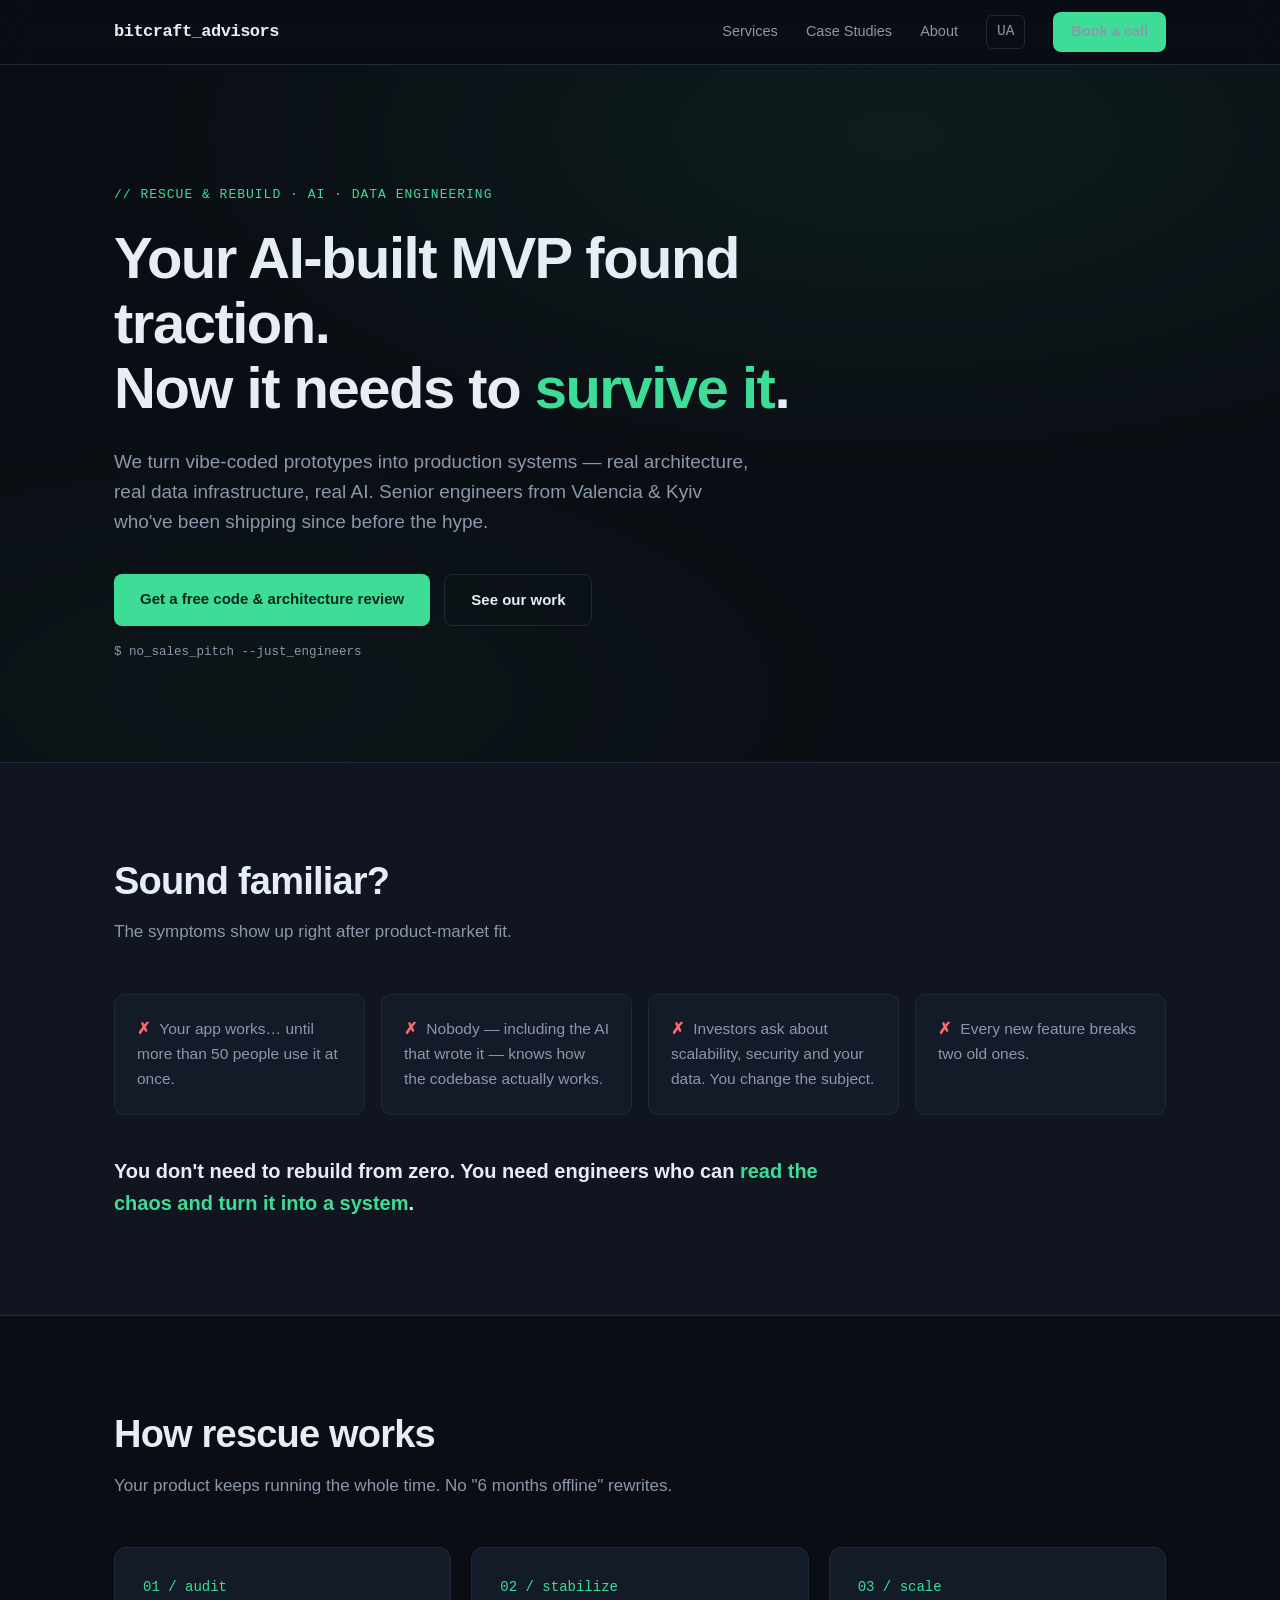
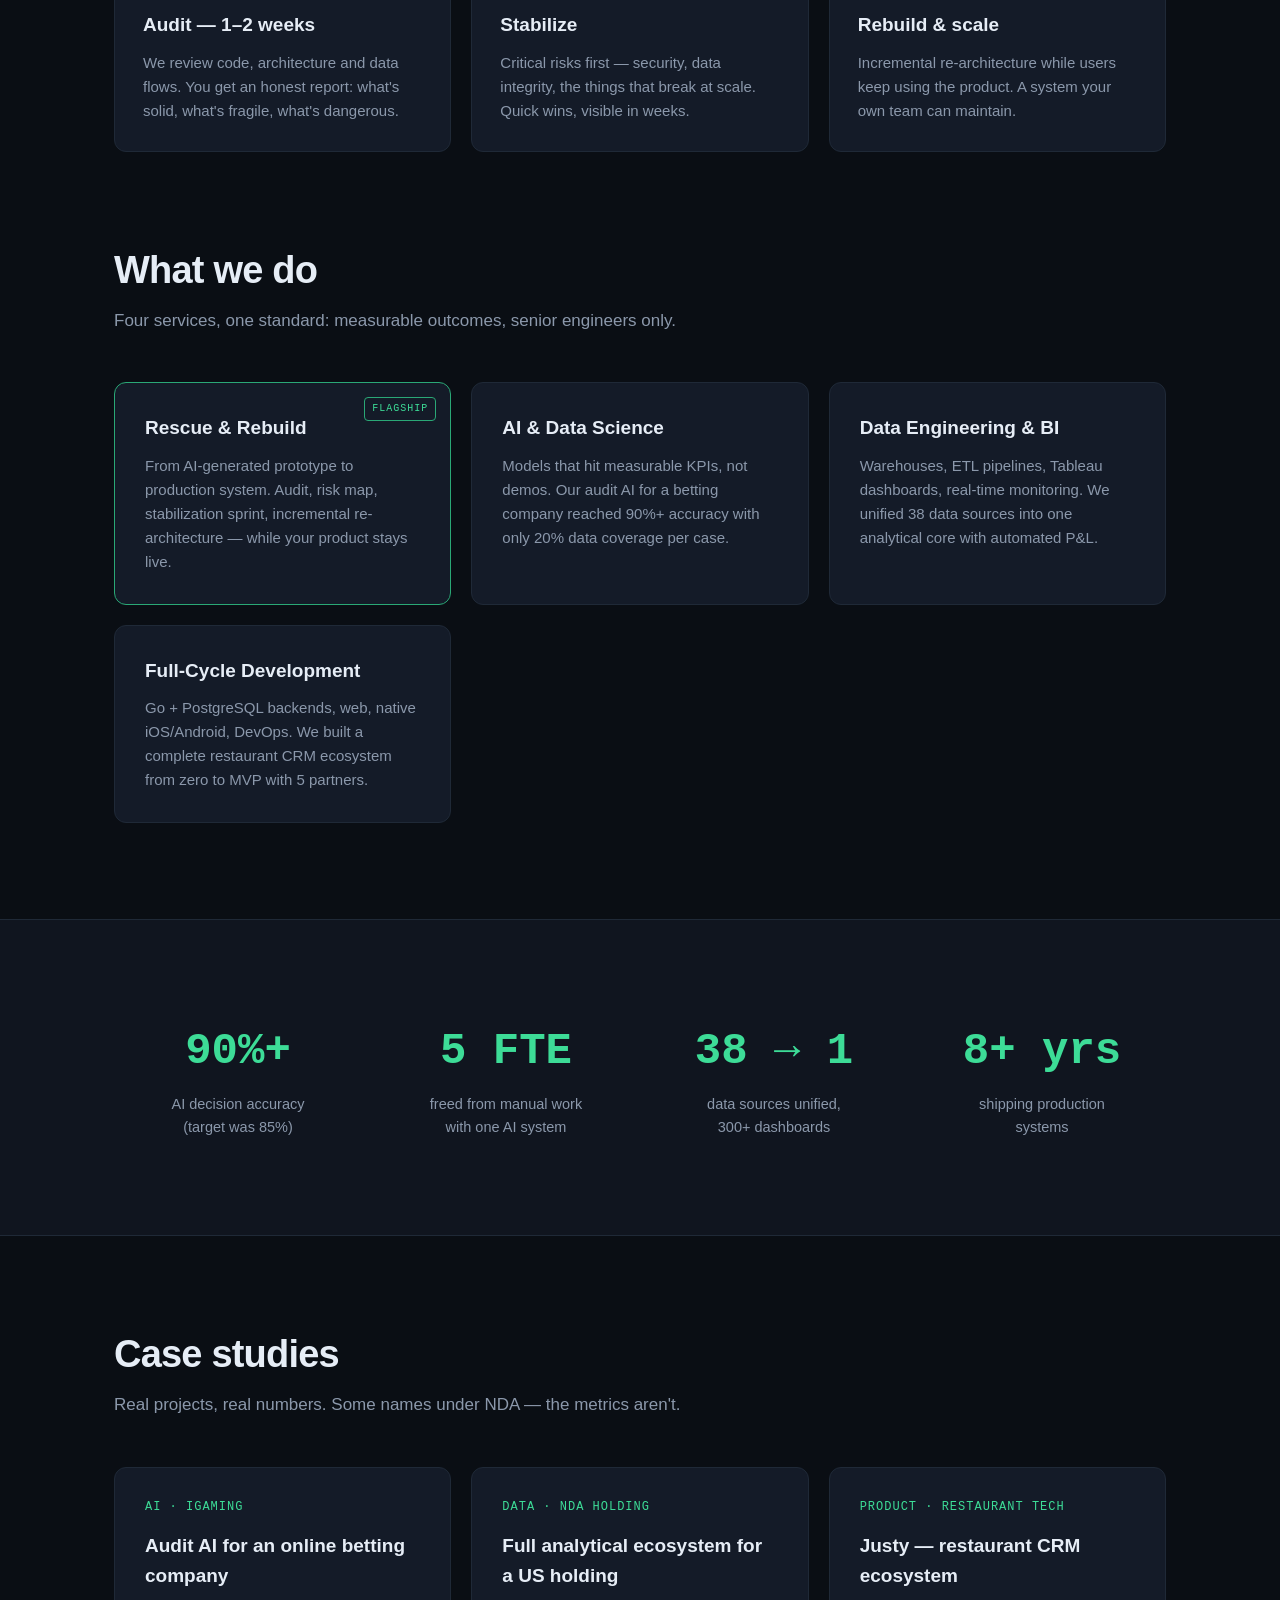
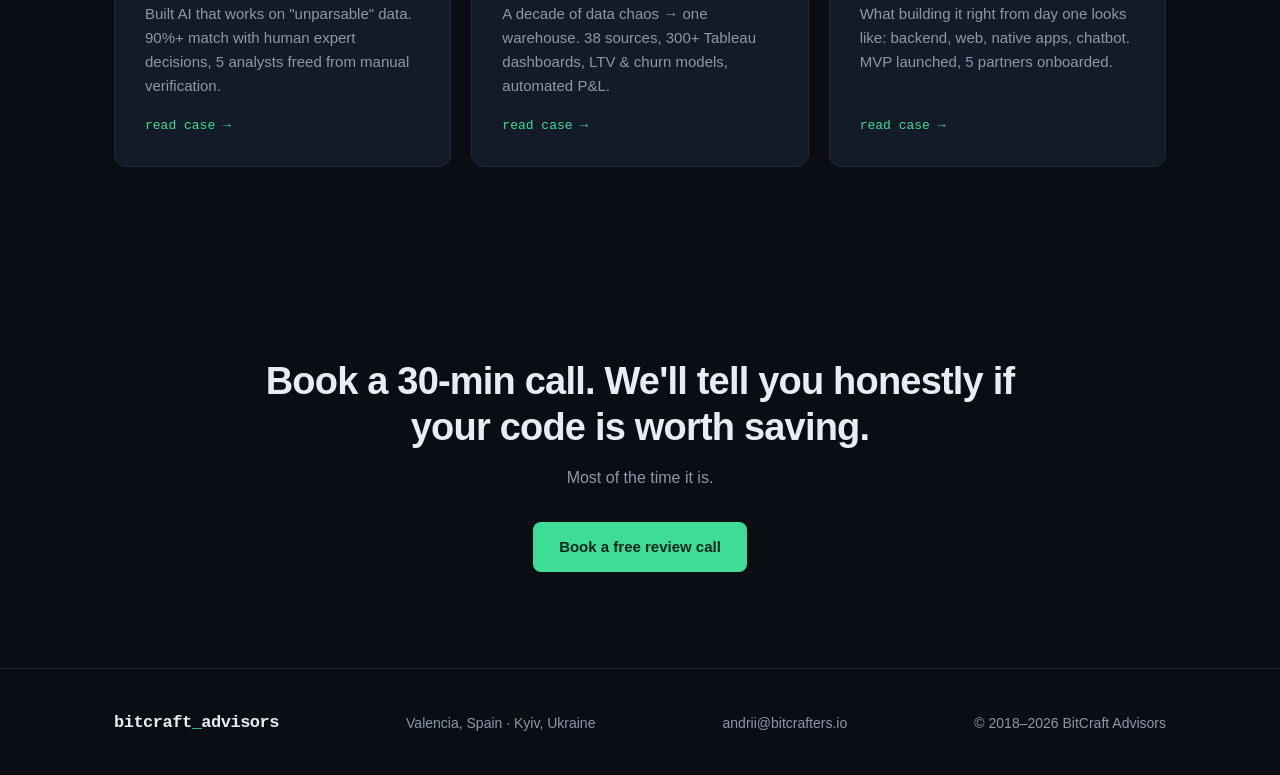
<file: index.html>
<!DOCTYPE html>
<html lang="en">
<head>
<meta charset="UTF-8">
<meta name="viewport" content="width=device-width, initial-scale=1.0">
<title>BitCraft Advisors — We turn AI-built MVPs into production systems</title>
<meta name="description" content="Senior engineers from Valencia & Kyiv. We rescue vibe-coded prototypes and turn them into scalable production systems. AI, data engineering, full-cycle development.">
<link rel="canonical" href="https://www.bitcrafters.io/">
<link rel="alternate" hreflang="uk" href="https://www.bitcrafters.io/ua/">
<link rel="stylesheet" href="styles.css">
</head>
<body>

<nav>
  <div class="wrap nav-inner">
    <a class="logo" href="index.html">bitcraft<span>_</span>advisors</a>
    <div class="nav-links">
      <a href="services.html">Services</a>
      <a href="cases.html">Case Studies</a>
      <a href="about.html">About</a>
      <a href="ua/index.html" class="lang">UA</a>
      <a href="contact.html" class="btn btn-primary btn-sm">Book a call</a>
    </div>
  </div>
</nav>

<header class="hero">
  <div class="wrap">
    <div class="kicker">// rescue &amp; rebuild · ai · data engineering</div>
    <h1>Your AI-built MVP found traction.<br>Now it needs to <em>survive it</em>.</h1>
    <p class="sub">We turn vibe-coded prototypes into production systems — real architecture, real data infrastructure, real AI. Senior engineers from Valencia &amp; Kyiv who've been shipping since before the hype.</p>
    <div class="hero-ctas">
      <a class="btn btn-primary" href="contact.html">Get a free code &amp; architecture review</a>
      <a class="btn btn-ghost" href="cases.html">See our work</a>
    </div>
    <div class="hero-note">$ no_sales_pitch --just_engineers</div>
  </div>
</header>

<section class="pain">
  <div class="wrap">
    <h2>Sound familiar?</h2>
    <div class="section-sub">The symptoms show up right after product-market fit.</div>
    <div class="pain-grid">
      <div class="pain-card">Your app works… until more than 50 people use it at once.</div>
      <div class="pain-card">Nobody — including the AI that wrote it — knows how the codebase actually works.</div>
      <div class="pain-card">Investors ask about scalability, security and your data. You change the subject.</div>
      <div class="pain-card">Every new feature breaks two old ones.</div>
    </div>
    <p class="pain-punch">You don't need to rebuild from zero. You need engineers who can <em>read the chaos and turn it into a system</em>.</p>
  </div>
</section>

<section>
  <div class="wrap">
    <h2>How rescue works</h2>
    <div class="section-sub">Your product keeps running the whole time. No "6 months offline" rewrites.</div>
    <div class="steps">
      <div class="step">
        <div class="num">01 / audit</div>
        <h3>Audit — 1–2 weeks</h3>
        <p>We review code, architecture and data flows. You get an honest report: what's solid, what's fragile, what's dangerous.</p>
      </div>
      <div class="step">
        <div class="num">02 / stabilize</div>
        <h3>Stabilize</h3>
        <p>Critical risks first — security, data integrity, the things that break at scale. Quick wins, visible in weeks.</p>
      </div>
      <div class="step">
        <div class="num">03 / scale</div>
        <h3>Rebuild &amp; scale</h3>
        <p>Incremental re-architecture while users keep using the product. A system your own team can maintain.</p>
      </div>
    </div>
  </div>
</section>

<section id="services" style="padding-top:0">
  <div class="wrap">
    <h2>What we do</h2>
    <div class="section-sub">Four services, one standard: measurable outcomes, senior engineers only.</div>
    <div class="svc-grid">
      <a class="svc flagship" href="services.html#rescue">
        <h3>Rescue &amp; Rebuild</h3>
        <p>From AI-generated prototype to production system. Audit, risk map, stabilization sprint, incremental re-architecture — while your product stays live.</p>
      </a>
      <a class="svc" href="services.html#ai">
        <h3>AI &amp; Data Science</h3>
        <p>Models that hit measurable KPIs, not demos. Our audit AI for a betting company reached 90%+ accuracy with only 20% data coverage per case.</p>
      </a>
      <a class="svc" href="services.html#data">
        <h3>Data Engineering &amp; BI</h3>
        <p>Warehouses, ETL pipelines, Tableau dashboards, real-time monitoring. We unified 38 data sources into one analytical core with automated P&amp;L.</p>
      </a>
      <a class="svc" href="services.html#dev">
        <h3>Full-Cycle Development</h3>
        <p>Go + PostgreSQL backends, web, native iOS/Android, DevOps. We built a complete restaurant CRM ecosystem from zero to MVP with 5 partners.</p>
      </a>
    </div>
  </div>
</section>

<section class="proof">
  <div class="wrap">
    <div class="proof-grid">
      <div class="stat"><div class="n">90%+</div><div class="l">AI decision accuracy<br>(target was 85%)</div></div>
      <div class="stat"><div class="n">5 FTE</div><div class="l">freed from manual work<br>with one AI system</div></div>
      <div class="stat"><div class="n">38 → 1</div><div class="l">data sources unified,<br>300+ dashboards</div></div>
      <div class="stat"><div class="n">8+ yrs</div><div class="l">shipping production<br>systems</div></div>
    </div>
  </div>
</section>

<section id="cases">
  <div class="wrap">
    <h2>Case studies</h2>
    <div class="section-sub">Real projects, real numbers. Some names under NDA — the metrics aren't.</div>
    <div class="case-grid">
      <a class="case" href="cases.html#audit-ai">
        <div class="tag">AI · iGaming</div>
        <h3>Audit AI for an online betting company</h3>
        <p>Built AI that works on "unparsable" data. 90%+ match with human expert decisions, 5 analysts freed from manual verification.</p>
        <div class="more">read case →</div>
      </a>
      <a class="case" href="cases.html#ecosystem">
        <div class="tag">Data · NDA holding</div>
        <h3>Full analytical ecosystem for a US holding</h3>
        <p>A decade of data chaos → one warehouse. 38 sources, 300+ Tableau dashboards, LTV &amp; churn models, automated P&amp;L.</p>
        <div class="more">read case →</div>
      </a>
      <a class="case" href="cases.html#justy">
        <div class="tag">Product · Restaurant tech</div>
        <h3>Justy — restaurant CRM ecosystem</h3>
        <p>What building it right from day one looks like: backend, web, native apps, chatbot. MVP launched, 5 partners onboarded.</p>
        <div class="more">read case →</div>
      </a>
    </div>
  </div>
</section>

<section class="cta-final">
  <div class="wrap">
    <h2>Book a 30-min call. We'll tell you honestly if your code is worth saving.</h2>
    <p>Most of the time it is.</p>
    <a class="btn btn-primary" href="contact.html">Book a free review call</a>
  </div>
</section>

<footer>
  <div class="wrap foot">
    <div><span class="logo">bitcraft<span style="color:var(--accent)">_</span>advisors</span></div>
    <div>Valencia, Spain · Kyiv, Ukraine</div>
    <div><a href="mailto:andrii@bitcrafters.io">andrii@bitcrafters.io</a></div>
    <div>© 2018–2026 BitCraft Advisors</div>
  </div>
</footer>

</body>
</html>
</file>
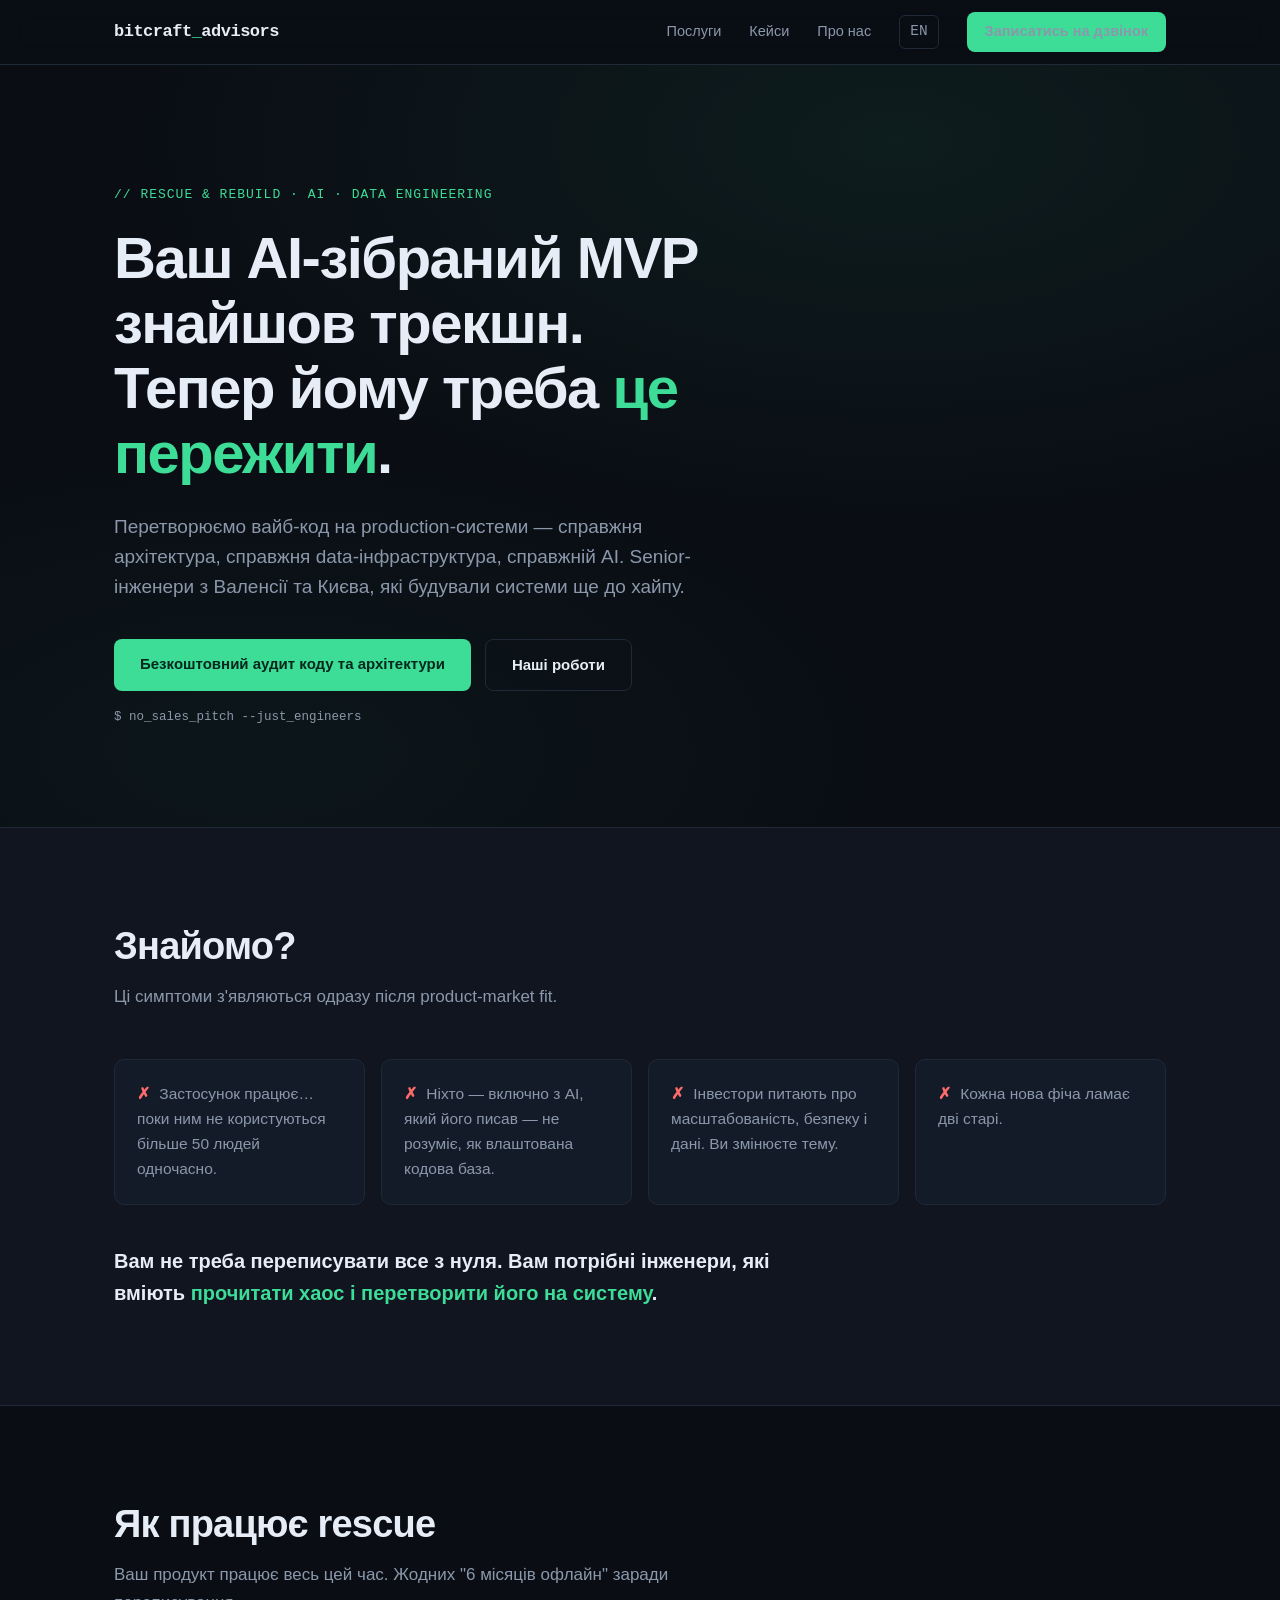
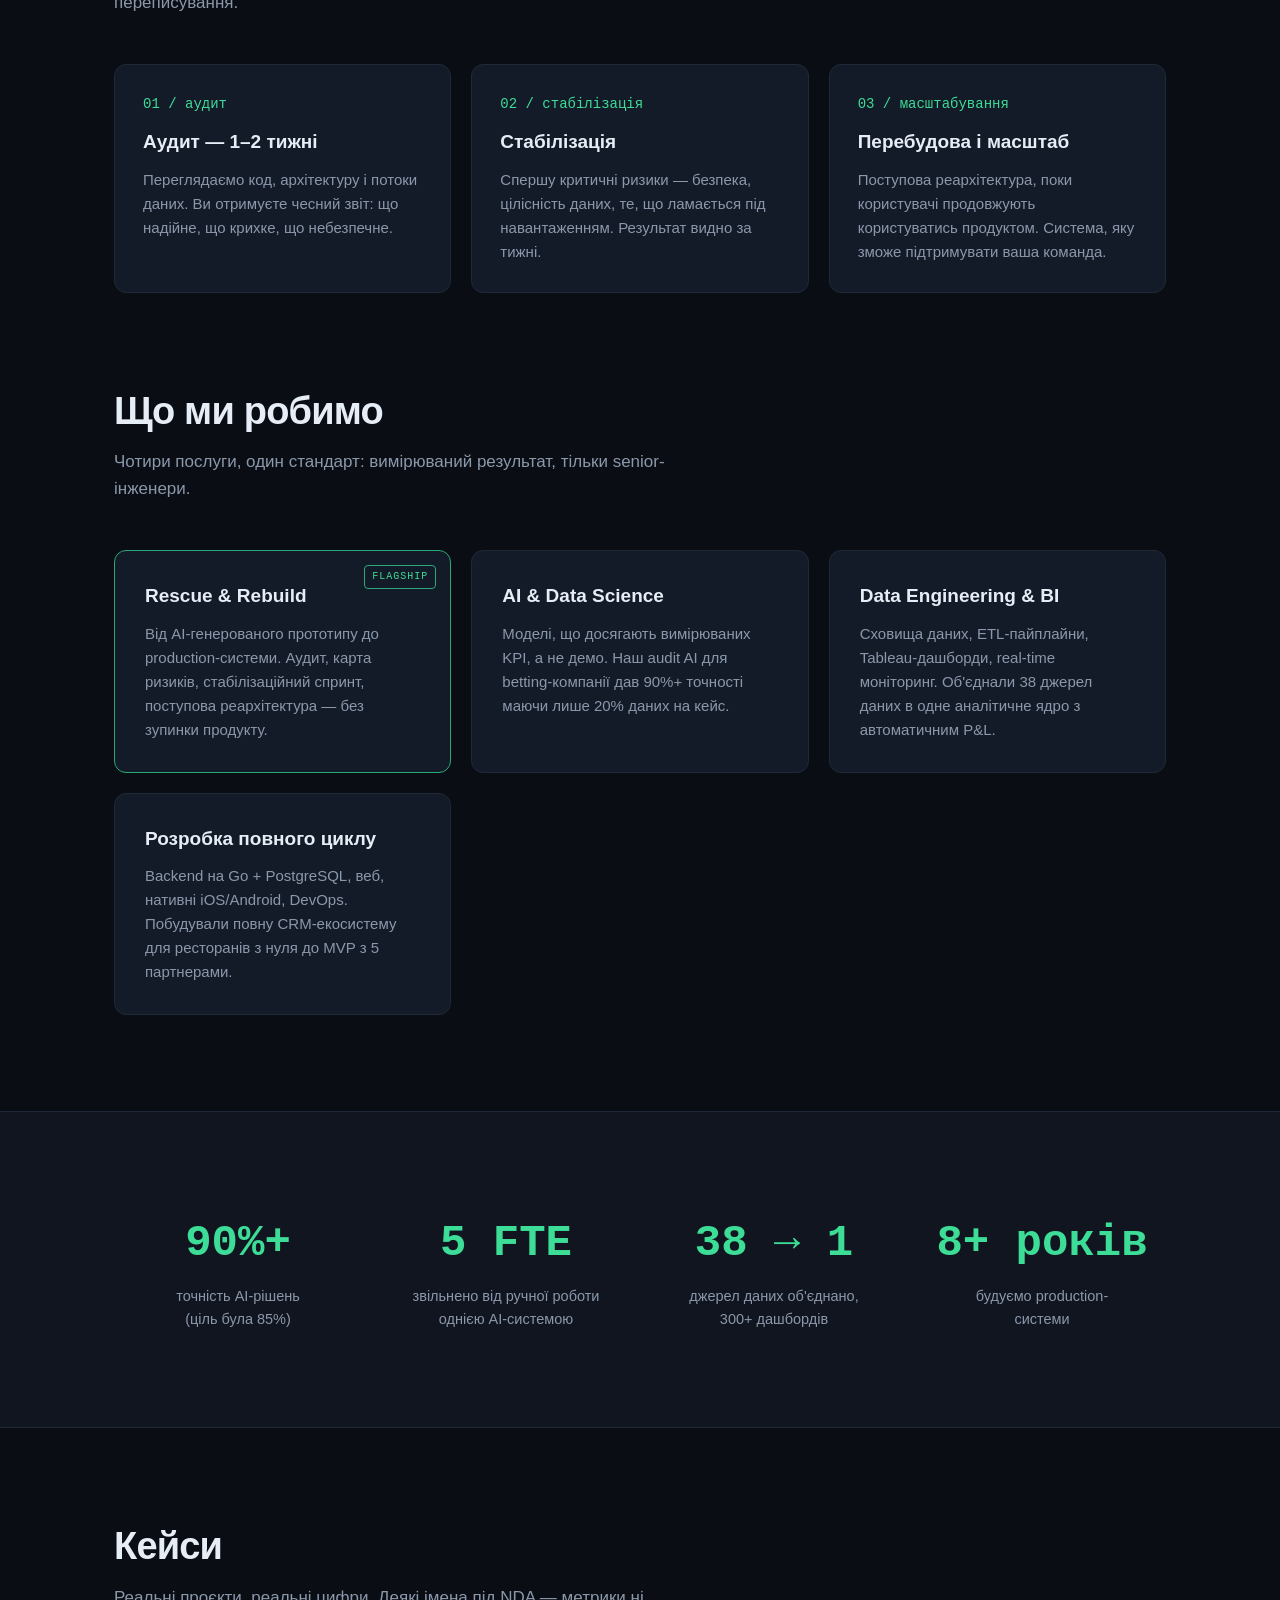
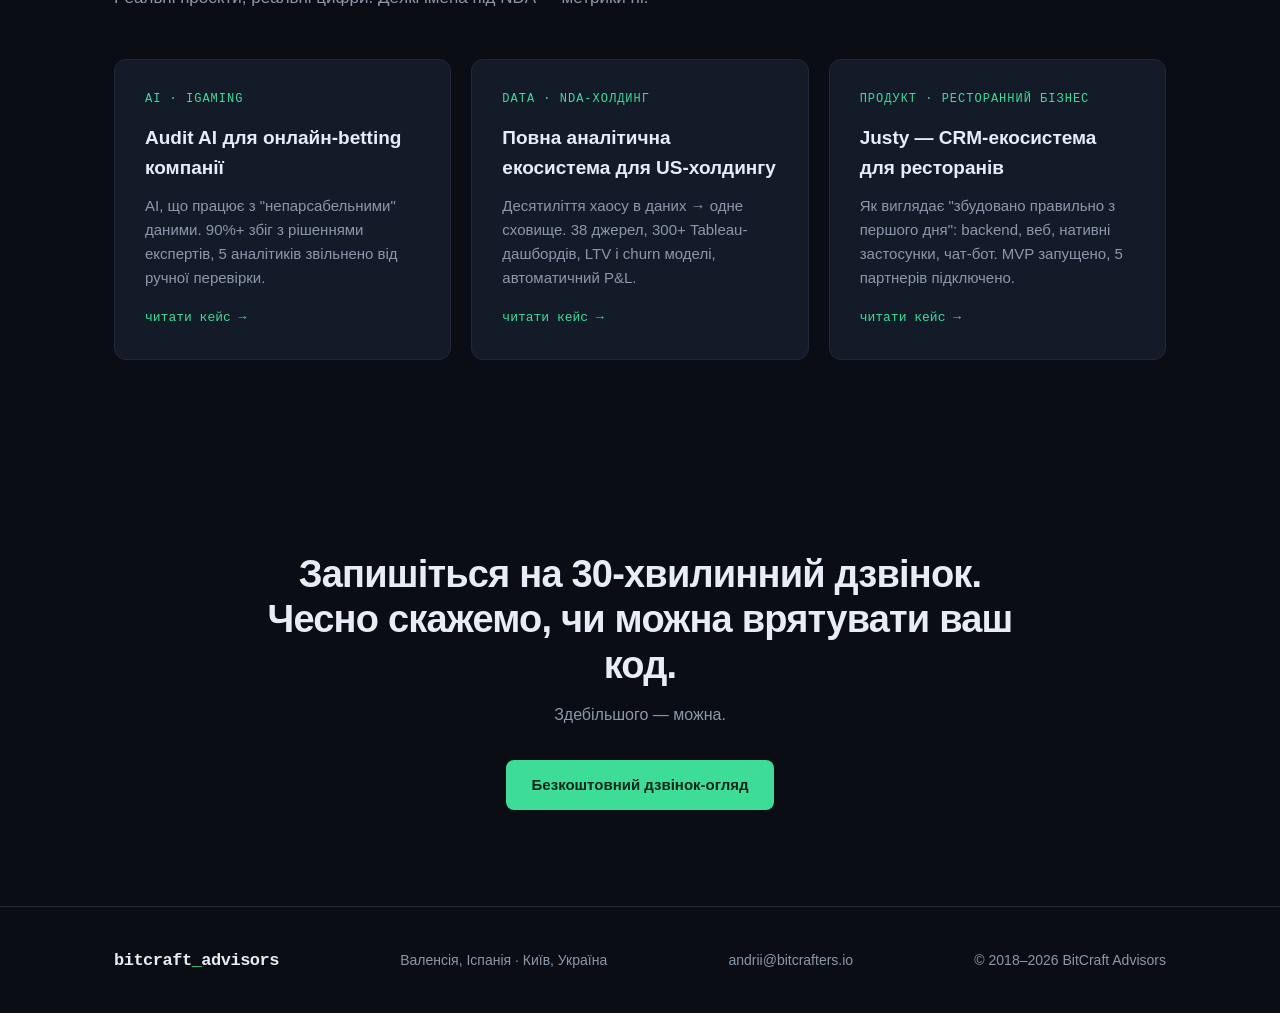
<file: ua/index.html>
<!DOCTYPE html>
<html lang="uk">
<head>
<meta charset="UTF-8">
<meta name="viewport" content="width=device-width, initial-scale=1.0">
<title>BitCraft Advisors — Перетворюємо AI-зібрані MVP на production-системи</title>
<meta name="description" content="Senior-інженери з Валенсії та Києва. Рятуємо вайб-код і перетворюємо прототипи на масштабовані production-системи. AI, data engineering, розробка повного циклу.">
<link rel="canonical" href="https://www.bitcrafters.io/ua/">
<link rel="alternate" hreflang="en" href="https://www.bitcrafters.io/">
<link rel="stylesheet" href="../styles.css">
</head>
<body>

<nav>
  <div class="wrap nav-inner">
    <a class="logo" href="index.html">bitcraft<span>_</span>advisors</a>
    <div class="nav-links">
      <a href="services.html">Послуги</a>
      <a href="cases.html">Кейси</a>
      <a href="about.html">Про нас</a>
      <a href="../index.html" class="lang">EN</a>
      <a href="contact.html" class="btn btn-primary btn-sm">Записатись на дзвінок</a>
    </div>
  </div>
</nav>

<header class="hero">
  <div class="wrap">
    <div class="kicker">// rescue &amp; rebuild · ai · data engineering</div>
    <h1>Ваш AI-зібраний MVP знайшов трекшн.<br>Тепер йому треба <em>це пережити</em>.</h1>
    <p class="sub">Перетворюємо вайб-код на production-системи — справжня архітектура, справжня data-інфраструктура, справжній AI. Senior-інженери з Валенсії та Києва, які будували системи ще до хайпу.</p>
    <div class="hero-ctas">
      <a class="btn btn-primary" href="contact.html">Безкоштовний аудит коду та архітектури</a>
      <a class="btn btn-ghost" href="cases.html">Наші роботи</a>
    </div>
    <div class="hero-note">$ no_sales_pitch --just_engineers</div>
  </div>
</header>

<section class="pain">
  <div class="wrap">
    <h2>Знайомо?</h2>
    <div class="section-sub">Ці симптоми з'являються одразу після product-market fit.</div>
    <div class="pain-grid">
      <div class="pain-card">Застосунок працює… поки ним не користуються більше 50 людей одночасно.</div>
      <div class="pain-card">Ніхто — включно з AI, який його писав — не розуміє, як влаштована кодова база.</div>
      <div class="pain-card">Інвестори питають про масштабованість, безпеку і дані. Ви змінюєте тему.</div>
      <div class="pain-card">Кожна нова фіча ламає дві старі.</div>
    </div>
    <p class="pain-punch">Вам не треба переписувати все з нуля. Вам потрібні інженери, які вміють <em>прочитати хаос і перетворити його на систему</em>.</p>
  </div>
</section>

<section>
  <div class="wrap">
    <h2>Як працює rescue</h2>
    <div class="section-sub">Ваш продукт працює весь цей час. Жодних "6 місяців офлайн" заради переписування.</div>
    <div class="steps">
      <div class="step">
        <div class="num">01 / аудит</div>
        <h3>Аудит — 1–2 тижні</h3>
        <p>Переглядаємо код, архітектуру і потоки даних. Ви отримуєте чесний звіт: що надійне, що крихке, що небезпечне.</p>
      </div>
      <div class="step">
        <div class="num">02 / стабілізація</div>
        <h3>Стабілізація</h3>
        <p>Спершу критичні ризики — безпека, цілісність даних, те, що ламається під навантаженням. Результат видно за тижні.</p>
      </div>
      <div class="step">
        <div class="num">03 / масштабування</div>
        <h3>Перебудова і масштаб</h3>
        <p>Поступова реархітектура, поки користувачі продовжують користуватись продуктом. Система, яку зможе підтримувати ваша команда.</p>
      </div>
    </div>
  </div>
</section>

<section style="padding-top:0">
  <div class="wrap">
    <h2>Що ми робимо</h2>
    <div class="section-sub">Чотири послуги, один стандарт: вимірюваний результат, тільки senior-інженери.</div>
    <div class="svc-grid">
      <a class="svc flagship" href="services.html#rescue">
        <h3>Rescue &amp; Rebuild</h3>
        <p>Від AI-генерованого прототипу до production-системи. Аудит, карта ризиків, стабілізаційний спринт, поступова реархітектура — без зупинки продукту.</p>
      </a>
      <a class="svc" href="services.html#ai">
        <h3>AI &amp; Data Science</h3>
        <p>Моделі, що досягають вимірюваних KPI, а не демо. Наш audit AI для betting-компанії дав 90%+ точності маючи лише 20% даних на кейс.</p>
      </a>
      <a class="svc" href="services.html#data">
        <h3>Data Engineering &amp; BI</h3>
        <p>Сховища даних, ETL-пайплайни, Tableau-дашборди, real-time моніторинг. Об'єднали 38 джерел даних в одне аналітичне ядро з автоматичним P&amp;L.</p>
      </a>
      <a class="svc" href="services.html#dev">
        <h3>Розробка повного циклу</h3>
        <p>Backend на Go + PostgreSQL, веб, нативні iOS/Android, DevOps. Побудували повну CRM-екосистему для ресторанів з нуля до MVP з 5 партнерами.</p>
      </a>
    </div>
  </div>
</section>

<section class="proof">
  <div class="wrap">
    <div class="proof-grid">
      <div class="stat"><div class="n">90%+</div><div class="l">точність AI-рішень<br>(ціль була 85%)</div></div>
      <div class="stat"><div class="n">5 FTE</div><div class="l">звільнено від ручної роботи<br>однією AI-системою</div></div>
      <div class="stat"><div class="n">38 → 1</div><div class="l">джерел даних об'єднано,<br>300+ дашбордів</div></div>
      <div class="stat"><div class="n">8+ років</div><div class="l">будуємо production-<br>системи</div></div>
    </div>
  </div>
</section>

<section>
  <div class="wrap">
    <h2>Кейси</h2>
    <div class="section-sub">Реальні проєкти, реальні цифри. Деякі імена під NDA — метрики ні.</div>
    <div class="case-grid">
      <a class="case" href="cases.html#audit-ai">
        <div class="tag">AI · iGaming</div>
        <h3>Audit AI для онлайн-betting компанії</h3>
        <p>AI, що працює з "непарсабельними" даними. 90%+ збіг з рішеннями експертів, 5 аналітиків звільнено від ручної перевірки.</p>
        <div class="more">читати кейс →</div>
      </a>
      <a class="case" href="cases.html#ecosystem">
        <div class="tag">Data · NDA-холдинг</div>
        <h3>Повна аналітична екосистема для US-холдингу</h3>
        <p>Десятиліття хаосу в даних → одне сховище. 38 джерел, 300+ Tableau-дашбордів, LTV і churn моделі, автоматичний P&amp;L.</p>
        <div class="more">читати кейс →</div>
      </a>
      <a class="case" href="cases.html#justy">
        <div class="tag">Продукт · Ресторанний бізнес</div>
        <h3>Justy — CRM-екосистема для ресторанів</h3>
        <p>Як виглядає "збудовано правильно з першого дня": backend, веб, нативні застосунки, чат-бот. MVP запущено, 5 партнерів підключено.</p>
        <div class="more">читати кейс →</div>
      </a>
    </div>
  </div>
</section>

<section class="cta-final">
  <div class="wrap">
    <h2>Запишіться на 30-хвилинний дзвінок. Чесно скажемо, чи можна врятувати ваш код.</h2>
    <p>Здебільшого — можна.</p>
    <a class="btn btn-primary" href="contact.html">Безкоштовний дзвінок-огляд</a>
  </div>
</section>

<footer>
  <div class="wrap foot">
    <div><span class="logo">bitcraft<span style="color:var(--accent)">_</span>advisors</span></div>
    <div>Валенсія, Іспанія · Київ, Україна</div>
    <div><a href="mailto:andrii@bitcrafters.io">andrii@bitcrafters.io</a></div>
    <div>© 2018–2026 BitCraft Advisors</div>
  </div>
</footer>

</body>
</html>
</file>
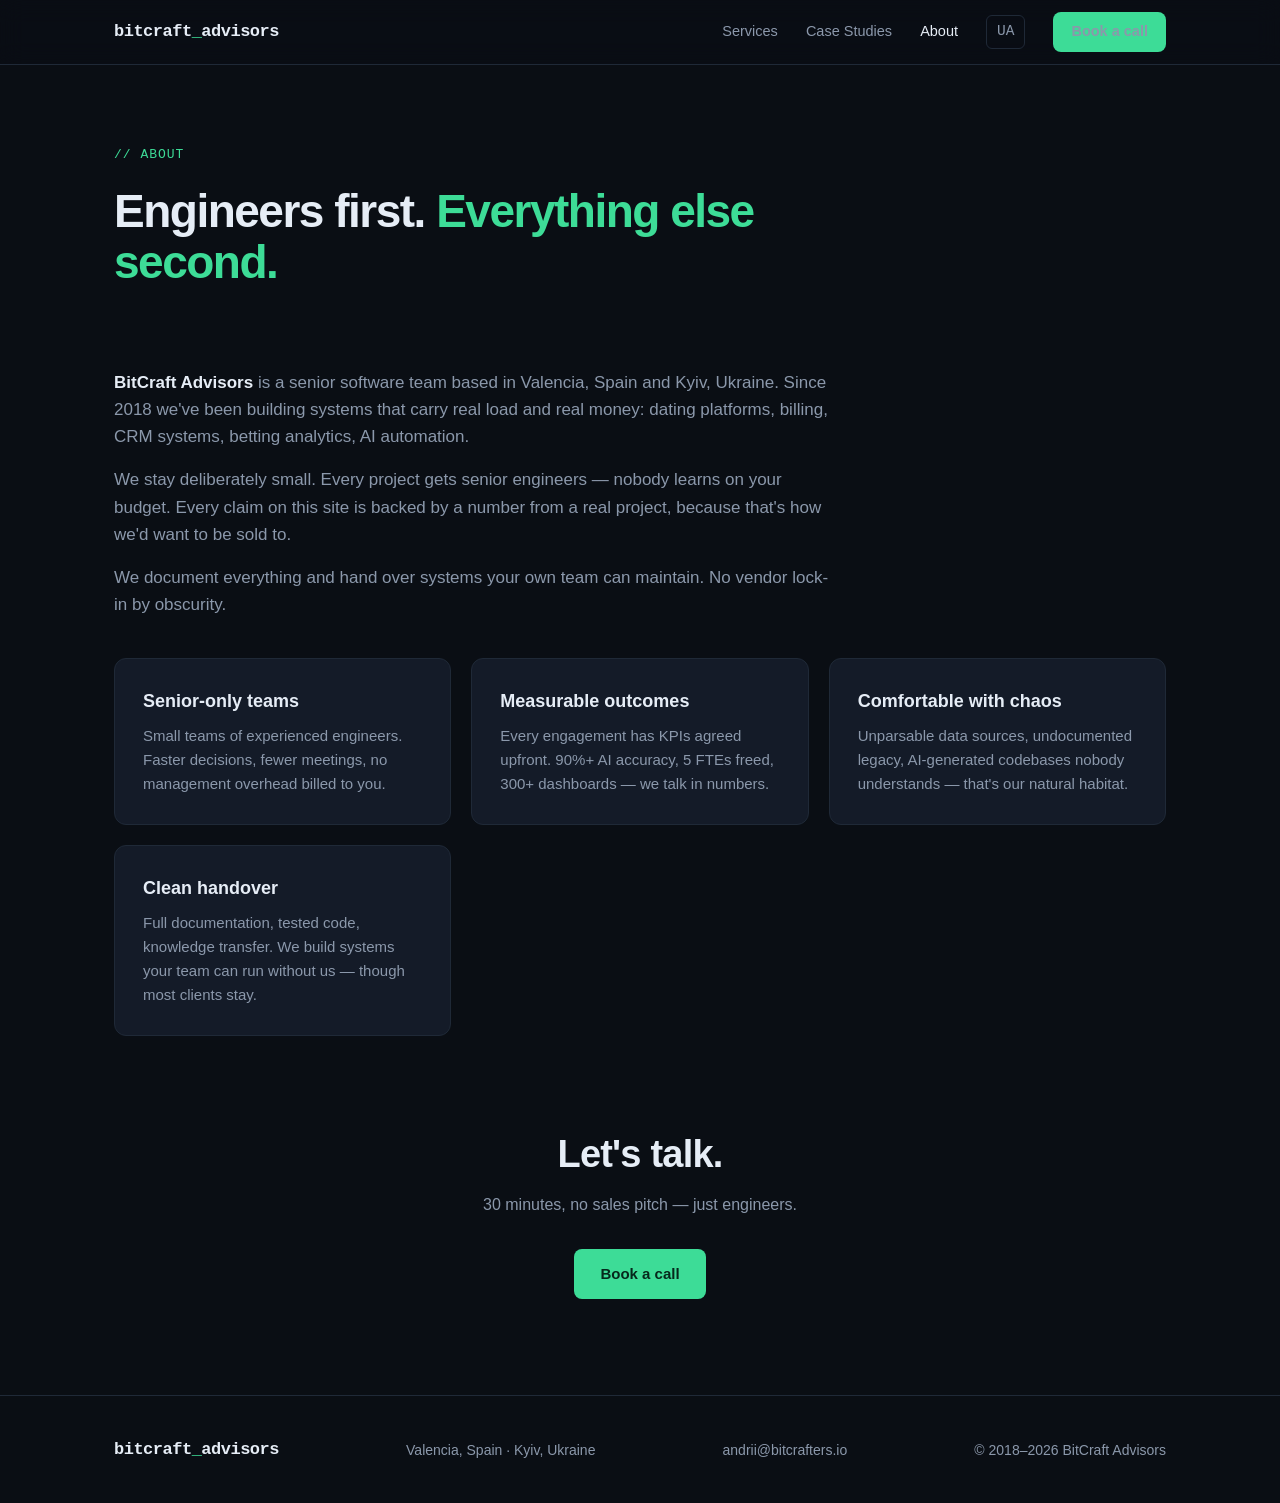
<file: about.html>
<!DOCTYPE html>
<html lang="en">
<head>
<meta charset="UTF-8">
<meta name="viewport" content="width=device-width, initial-scale=1.0">
<title>About — BitCraft Advisors</title>
<meta name="description" content="Senior software team in Valencia, Spain and Kyiv, Ukraine. Since 2018: AI automation, data platforms, betting analytics, CRM systems, full-cycle development.">
<link rel="canonical" href="https://www.bitcrafters.io/about.html">
<link rel="alternate" hreflang="uk" href="https://www.bitcrafters.io/ua/about.html">
<link rel="stylesheet" href="styles.css">
</head>
<body>

<nav>
  <div class="wrap nav-inner">
    <a class="logo" href="index.html">bitcraft<span>_</span>advisors</a>
    <div class="nav-links">
      <a href="services.html">Services</a>
      <a href="cases.html">Case Studies</a>
      <a href="about.html" class="active">About</a>
      <a href="ua/about.html" class="lang">UA</a>
      <a href="contact.html" class="btn btn-primary btn-sm">Book a call</a>
    </div>
  </div>
</nav>

<header class="page-hero">
  <div class="wrap">
    <div class="kicker">// about</div>
    <h1>Engineers first. <em>Everything else second.</em></h1>
  </div>
</header>

<section style="padding-top: 24px;">
  <div class="wrap">
    <div class="prose">
      <p><b>BitCraft Advisors</b> is a senior software team based in Valencia, Spain and Kyiv, Ukraine. Since 2018 we've been building systems that carry real load and real money: dating platforms, billing, CRM systems, betting analytics, AI automation.</p>
      <p>We stay deliberately small. Every project gets senior engineers — nobody learns on your budget. Every claim on this site is backed by a number from a real project, because that's how we'd want to be sold to.</p>
      <p>We document everything and hand over systems your own team can maintain. No vendor lock-in by obscurity.</p>
    </div>

    <div class="about-grid">
      <div class="value">
        <h3>Senior-only teams</h3>
        <p>Small teams of experienced engineers. Faster decisions, fewer meetings, no management overhead billed to you.</p>
      </div>
      <div class="value">
        <h3>Measurable outcomes</h3>
        <p>Every engagement has KPIs agreed upfront. 90%+ AI accuracy, 5 FTEs freed, 300+ dashboards — we talk in numbers.</p>
      </div>
      <div class="value">
        <h3>Comfortable with chaos</h3>
        <p>Unparsable data sources, undocumented legacy, AI-generated codebases nobody understands — that's our natural habitat.</p>
      </div>
      <div class="value">
        <h3>Clean handover</h3>
        <p>Full documentation, tested code, knowledge transfer. We build systems your team can run without us — though most clients stay.</p>
      </div>
    </div>
  </div>
</section>

<section class="cta-final" style="padding-top: 0;">
  <div class="wrap">
    <h2>Let's talk.</h2>
    <p>30 minutes, no sales pitch — just engineers.</p>
    <a class="btn btn-primary" href="contact.html">Book a call</a>
  </div>
</section>

<footer>
  <div class="wrap foot">
    <div><span class="logo">bitcraft<span style="color:var(--accent)">_</span>advisors</span></div>
    <div>Valencia, Spain · Kyiv, Ukraine</div>
    <div><a href="mailto:andrii@bitcrafters.io">andrii@bitcrafters.io</a></div>
    <div>© 2018–2026 BitCraft Advisors</div>
  </div>
</footer>

</body>
</html>
</file>
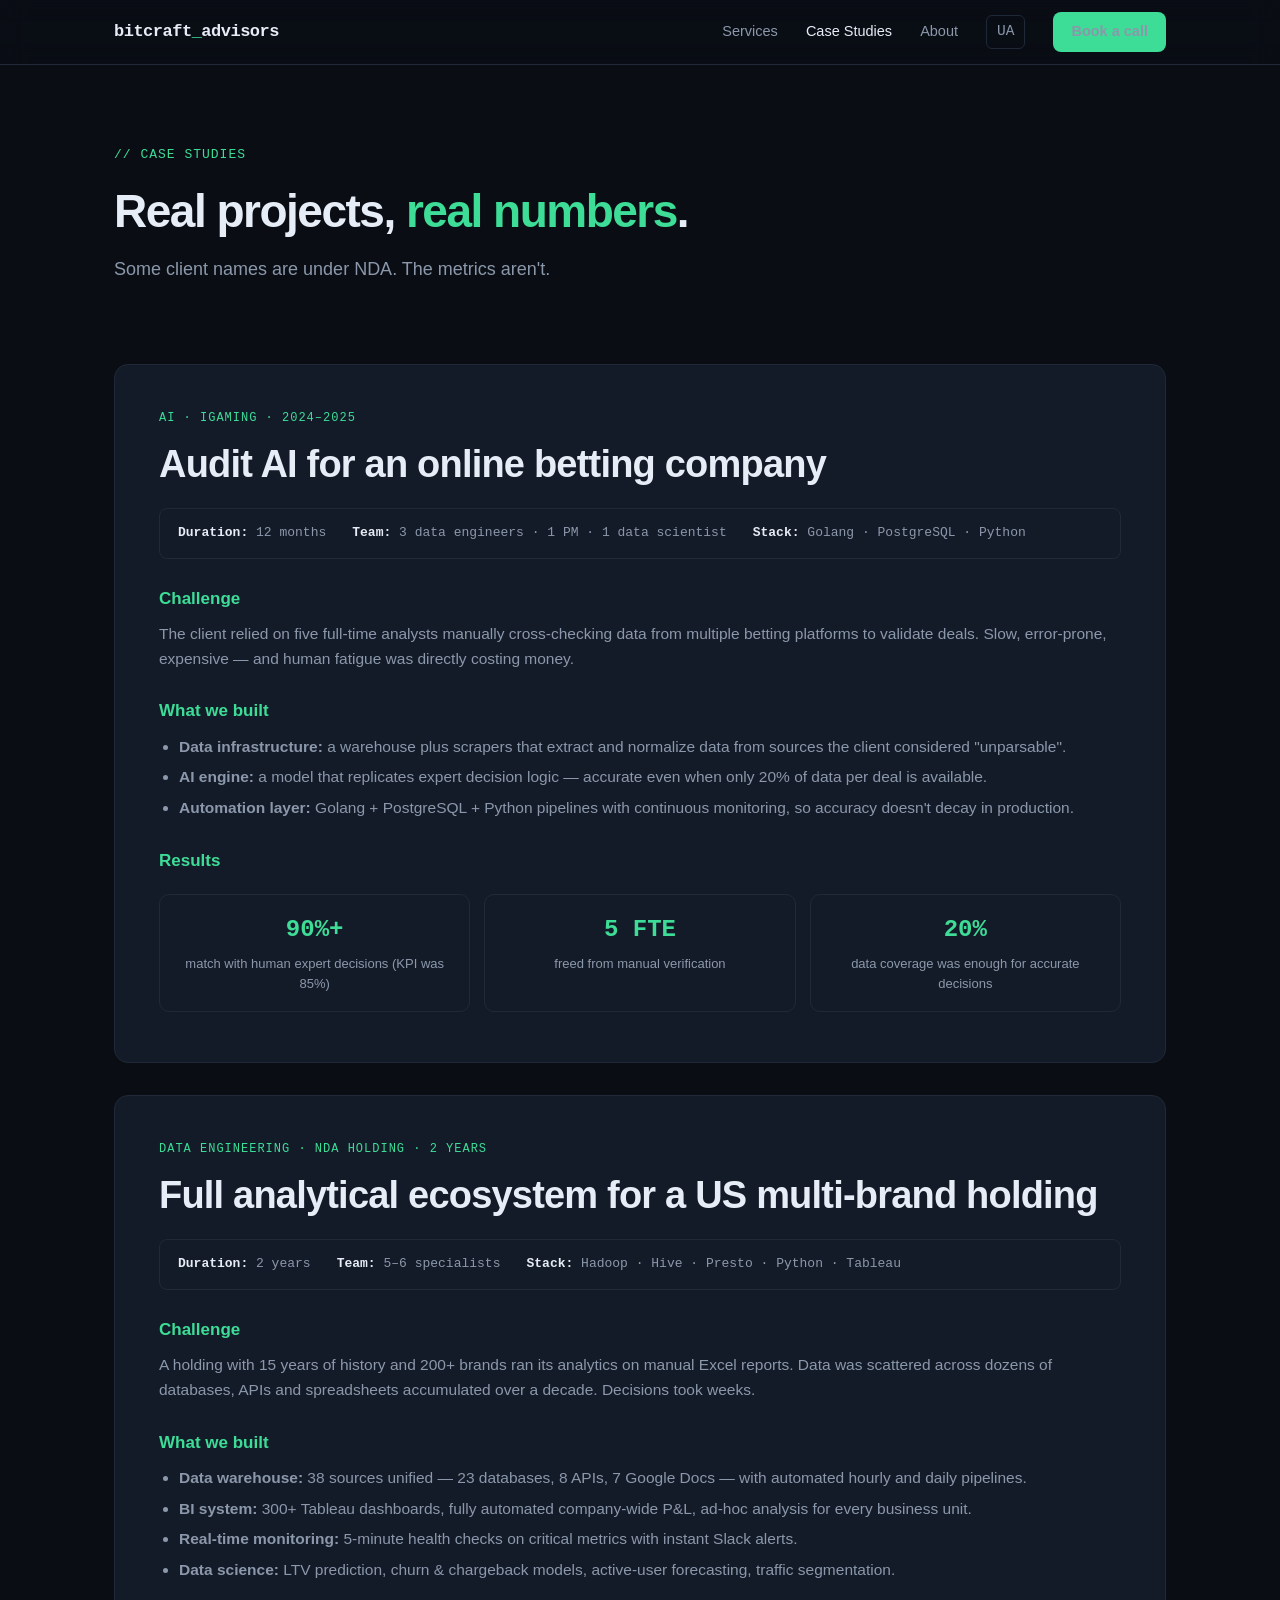
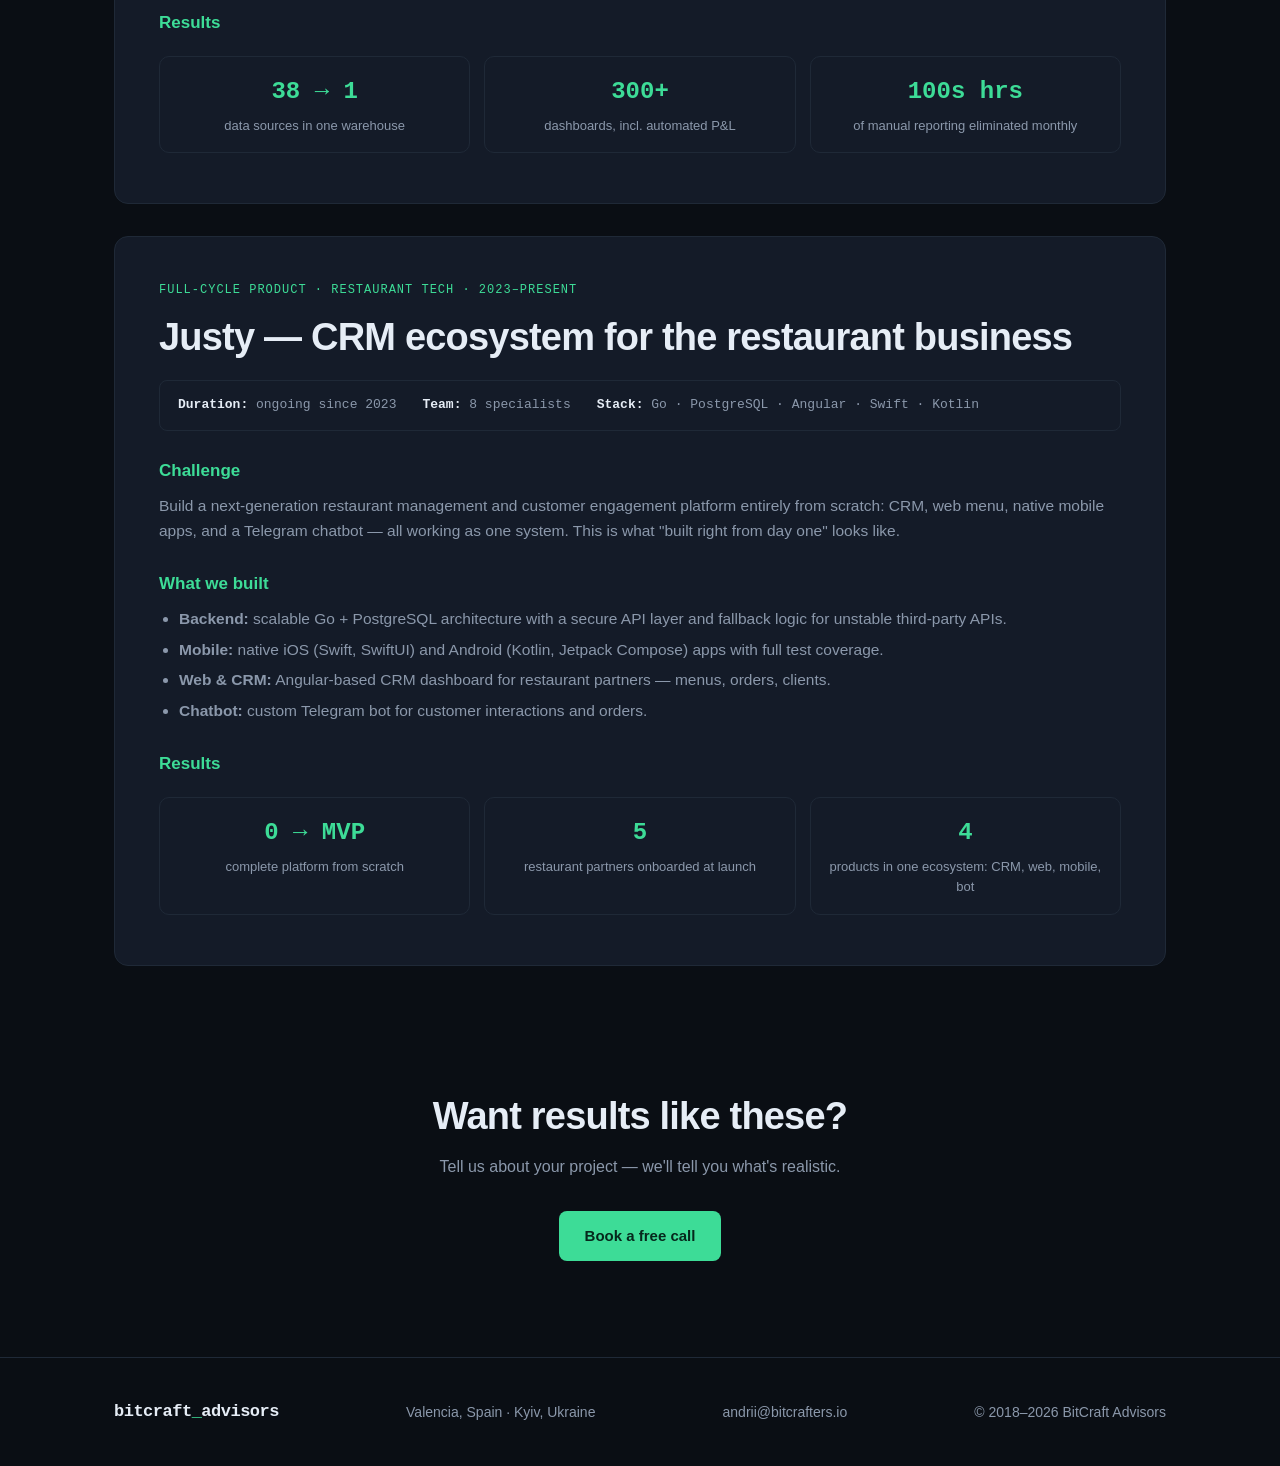
<file: cases.html>
<!DOCTYPE html>
<html lang="en">
<head>
<meta charset="UTF-8">
<meta name="viewport" content="width=device-width, initial-scale=1.0">
<title>Case Studies — BitCraft Advisors</title>
<meta name="description" content="Audit AI with 90%+ accuracy for a betting company, a 38-source analytical ecosystem for a US holding, a full restaurant CRM platform built from scratch.">
<link rel="canonical" href="https://www.bitcrafters.io/cases.html">
<link rel="alternate" hreflang="uk" href="https://www.bitcrafters.io/ua/cases.html">
<link rel="stylesheet" href="styles.css">
</head>
<body>

<nav>
  <div class="wrap nav-inner">
    <a class="logo" href="index.html">bitcraft<span>_</span>advisors</a>
    <div class="nav-links">
      <a href="services.html">Services</a>
      <a href="cases.html" class="active">Case Studies</a>
      <a href="about.html">About</a>
      <a href="ua/cases.html" class="lang">UA</a>
      <a href="contact.html" class="btn btn-primary btn-sm">Book a call</a>
    </div>
  </div>
</nav>

<header class="page-hero">
  <div class="wrap">
    <div class="kicker">// case studies</div>
    <h1>Real projects, <em>real numbers</em>.</h1>
    <p class="sub">Some client names are under NDA. The metrics aren't.</p>
  </div>
</header>

<section style="padding-top: 24px;">
  <div class="wrap">

    <article class="case-study" id="audit-ai">
      <div class="tag">AI · iGaming · 2024–2025</div>
      <h2>Audit AI for an online betting company</h2>
      <div class="meta">
        <span><b>Duration:</b> 12 months</span>
        <span><b>Team:</b> 3 data engineers · 1 PM · 1 data scientist</span>
        <span><b>Stack:</b> Golang · PostgreSQL · Python</span>
      </div>
      <h4>Challenge</h4>
      <p>The client relied on five full-time analysts manually cross-checking data from multiple betting platforms to validate deals. Slow, error-prone, expensive — and human fatigue was directly costing money.</p>
      <h4>What we built</h4>
      <ul>
        <li><b>Data infrastructure:</b> a warehouse plus scrapers that extract and normalize data from sources the client considered "unparsable".</li>
        <li><b>AI engine:</b> a model that replicates expert decision logic — accurate even when only 20% of data per deal is available.</li>
        <li><b>Automation layer:</b> Golang + PostgreSQL + Python pipelines with continuous monitoring, so accuracy doesn't decay in production.</li>
      </ul>
      <h4>Results</h4>
      <div class="case-results">
        <div class="r"><div class="n">90%+</div><div class="l">match with human expert decisions (KPI was 85%)</div></div>
        <div class="r"><div class="n">5 FTE</div><div class="l">freed from manual verification</div></div>
        <div class="r"><div class="n">20%</div><div class="l">data coverage was enough for accurate decisions</div></div>
      </div>
    </article>

    <article class="case-study" id="ecosystem">
      <div class="tag">Data engineering · NDA holding · 2 years</div>
      <h2>Full analytical ecosystem for a US multi-brand holding</h2>
      <div class="meta">
        <span><b>Duration:</b> 2 years</span>
        <span><b>Team:</b> 5–6 specialists</span>
        <span><b>Stack:</b> Hadoop · Hive · Presto · Python · Tableau</span>
      </div>
      <h4>Challenge</h4>
      <p>A holding with 15 years of history and 200+ brands ran its analytics on manual Excel reports. Data was scattered across dozens of databases, APIs and spreadsheets accumulated over a decade. Decisions took weeks.</p>
      <h4>What we built</h4>
      <ul>
        <li><b>Data warehouse:</b> 38 sources unified — 23 databases, 8 APIs, 7 Google Docs — with automated hourly and daily pipelines.</li>
        <li><b>BI system:</b> 300+ Tableau dashboards, fully automated company-wide P&amp;L, ad-hoc analysis for every business unit.</li>
        <li><b>Real-time monitoring:</b> 5-minute health checks on critical metrics with instant Slack alerts.</li>
        <li><b>Data science:</b> LTV prediction, churn &amp; chargeback models, active-user forecasting, traffic segmentation.</li>
      </ul>
      <h4>Results</h4>
      <div class="case-results">
        <div class="r"><div class="n">38 → 1</div><div class="l">data sources in one warehouse</div></div>
        <div class="r"><div class="n">300+</div><div class="l">dashboards, incl. automated P&amp;L</div></div>
        <div class="r"><div class="n">100s hrs</div><div class="l">of manual reporting eliminated monthly</div></div>
      </div>
    </article>

    <article class="case-study" id="justy">
      <div class="tag">Full-cycle product · Restaurant tech · 2023–present</div>
      <h2>Justy — CRM ecosystem for the restaurant business</h2>
      <div class="meta">
        <span><b>Duration:</b> ongoing since 2023</span>
        <span><b>Team:</b> 8 specialists</span>
        <span><b>Stack:</b> Go · PostgreSQL · Angular · Swift · Kotlin</span>
      </div>
      <h4>Challenge</h4>
      <p>Build a next-generation restaurant management and customer engagement platform entirely from scratch: CRM, web menu, native mobile apps, and a Telegram chatbot — all working as one system. This is what "built right from day one" looks like.</p>
      <h4>What we built</h4>
      <ul>
        <li><b>Backend:</b> scalable Go + PostgreSQL architecture with a secure API layer and fallback logic for unstable third-party APIs.</li>
        <li><b>Mobile:</b> native iOS (Swift, SwiftUI) and Android (Kotlin, Jetpack Compose) apps with full test coverage.</li>
        <li><b>Web &amp; CRM:</b> Angular-based CRM dashboard for restaurant partners — menus, orders, clients.</li>
        <li><b>Chatbot:</b> custom Telegram bot for customer interactions and orders.</li>
      </ul>
      <h4>Results</h4>
      <div class="case-results">
        <div class="r"><div class="n">0 → MVP</div><div class="l">complete platform from scratch</div></div>
        <div class="r"><div class="n">5</div><div class="l">restaurant partners onboarded at launch</div></div>
        <div class="r"><div class="n">4</div><div class="l">products in one ecosystem: CRM, web, mobile, bot</div></div>
      </div>
    </article>

  </div>
</section>

<section class="cta-final" style="padding-top: 0;">
  <div class="wrap">
    <h2>Want results like these?</h2>
    <p>Tell us about your project — we'll tell you what's realistic.</p>
    <a class="btn btn-primary" href="contact.html">Book a free call</a>
  </div>
</section>

<footer>
  <div class="wrap foot">
    <div><span class="logo">bitcraft<span style="color:var(--accent)">_</span>advisors</span></div>
    <div>Valencia, Spain · Kyiv, Ukraine</div>
    <div><a href="mailto:andrii@bitcrafters.io">andrii@bitcrafters.io</a></div>
    <div>© 2018–2026 BitCraft Advisors</div>
  </div>
</footer>

</body>
</html>
</file>
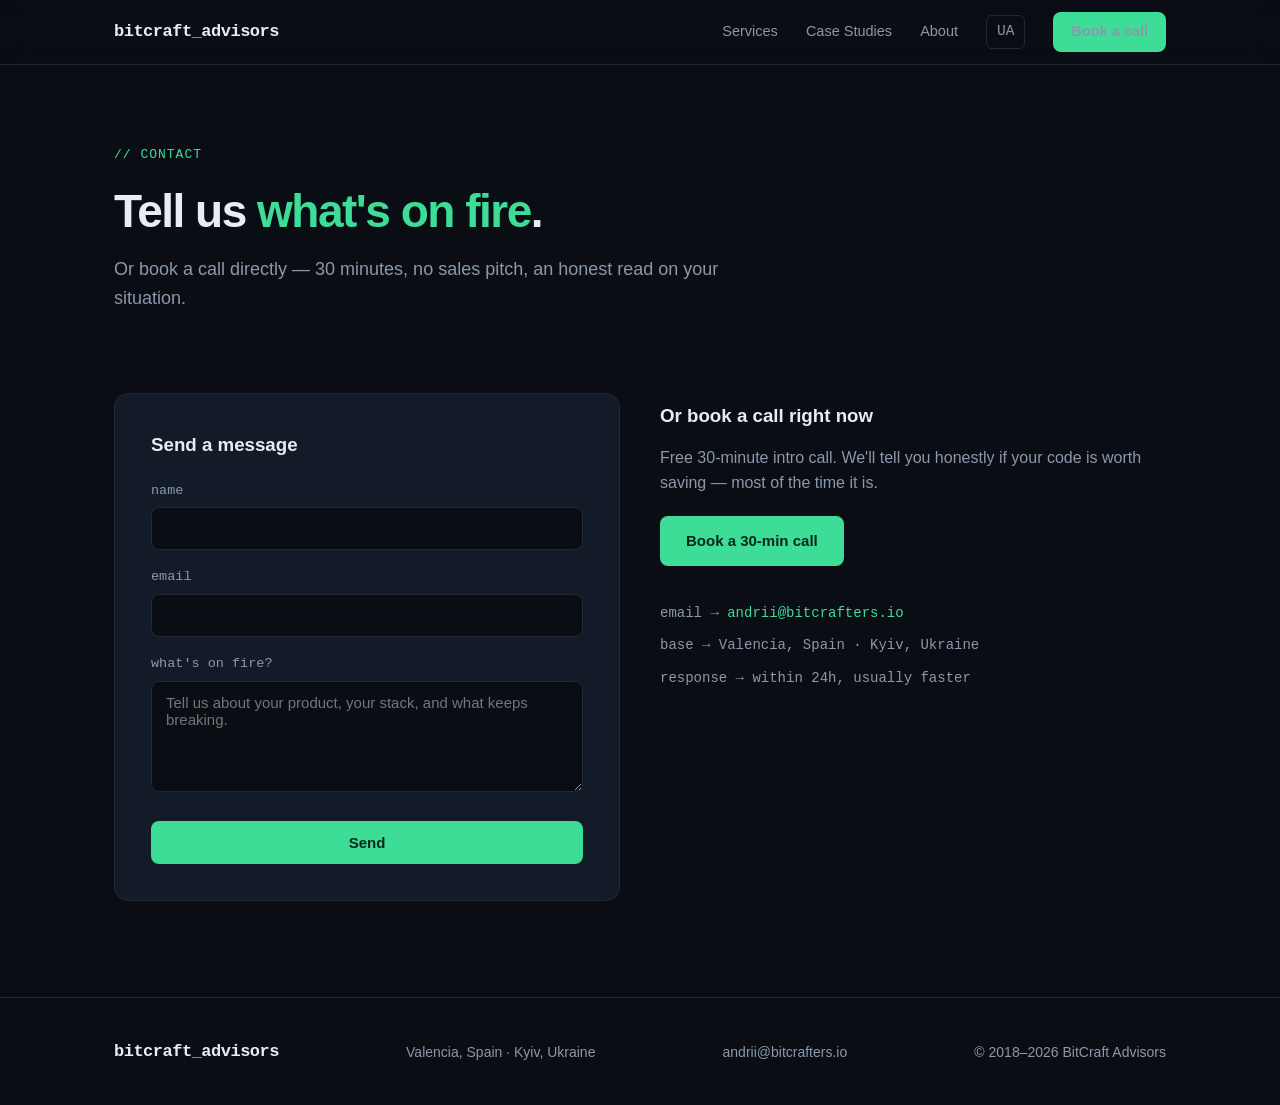
<file: contact.html>
<!DOCTYPE html>
<html lang="en">
<head>
<meta charset="UTF-8">
<meta name="viewport" content="width=device-width, initial-scale=1.0">
<title>Contact — BitCraft Advisors</title>
<meta name="description" content="Book a free 30-minute call or send us a message. We'll tell you honestly if your code is worth saving.">
<link rel="canonical" href="https://www.bitcrafters.io/contact.html">
<link rel="alternate" hreflang="uk" href="https://www.bitcrafters.io/ua/contact.html">
<link rel="stylesheet" href="styles.css">
</head>
<body>

<nav>
  <div class="wrap nav-inner">
    <a class="logo" href="index.html">bitcraft<span>_</span>advisors</a>
    <div class="nav-links">
      <a href="services.html">Services</a>
      <a href="cases.html">Case Studies</a>
      <a href="about.html">About</a>
      <a href="ua/contact.html" class="lang">UA</a>
      <a href="contact.html" class="btn btn-primary btn-sm">Book a call</a>
    </div>
  </div>
</nav>

<header class="page-hero">
  <div class="wrap">
    <div class="kicker">// contact</div>
    <h1>Tell us <em>what's on fire</em>.</h1>
    <p class="sub">Or book a call directly — 30 minutes, no sales pitch, an honest read on your situation.</p>
  </div>
</header>

<section style="padding-top: 24px;">
  <div class="wrap contact-grid">

    <div class="form-card">
      <h3>Send a message</h3>
      <form action="https://api.web3forms.com/submit" method="POST">
        <input type="hidden" name="access_key" value="45664c61-e8ab-4862-ae95-e6e39696334c">
        <input type="hidden" name="subject" value="New inquiry from bitcrafters.io">
        <label for="name">name</label>
        <input type="text" id="name" name="name" required>
        <label for="email">email</label>
        <input type="email" id="email" name="email" required>
        <label for="message">what's on fire?</label>
        <textarea id="message" name="message" rows="5" required placeholder="Tell us about your product, your stack, and what keeps breaking."></textarea>
        <button type="submit" class="btn btn-primary">Send</button>
      </form>
    </div>

    <div class="contact-info">
      <h3>Or book a call right now</h3>
      <p>Free 30-minute intro call. We'll tell you honestly if your code is worth saving — most of the time it is.</p>
      <a class="btn btn-primary" href="https://cal.com/bitcrafters.io/30min" target="_blank" rel="noopener">Book a 30-min call</a>
      <div style="margin-top: 36px;">
        <div class="line">email → <a href="mailto:andrii@bitcrafters.io">andrii@bitcrafters.io</a></div>
        <div class="line">base → Valencia, Spain · Kyiv, Ukraine</div>
        <div class="line">response → within 24h, usually faster</div>
      </div>
    </div>

  </div>
</section>

<footer>
  <div class="wrap foot">
    <div><span class="logo">bitcraft<span style="color:var(--accent)">_</span>advisors</span></div>
    <div>Valencia, Spain · Kyiv, Ukraine</div>
    <div><a href="mailto:andrii@bitcrafters.io">andrii@bitcrafters.io</a></div>
    <div>© 2018–2026 BitCraft Advisors</div>
  </div>
</footer>

</body>
</html>
</file>
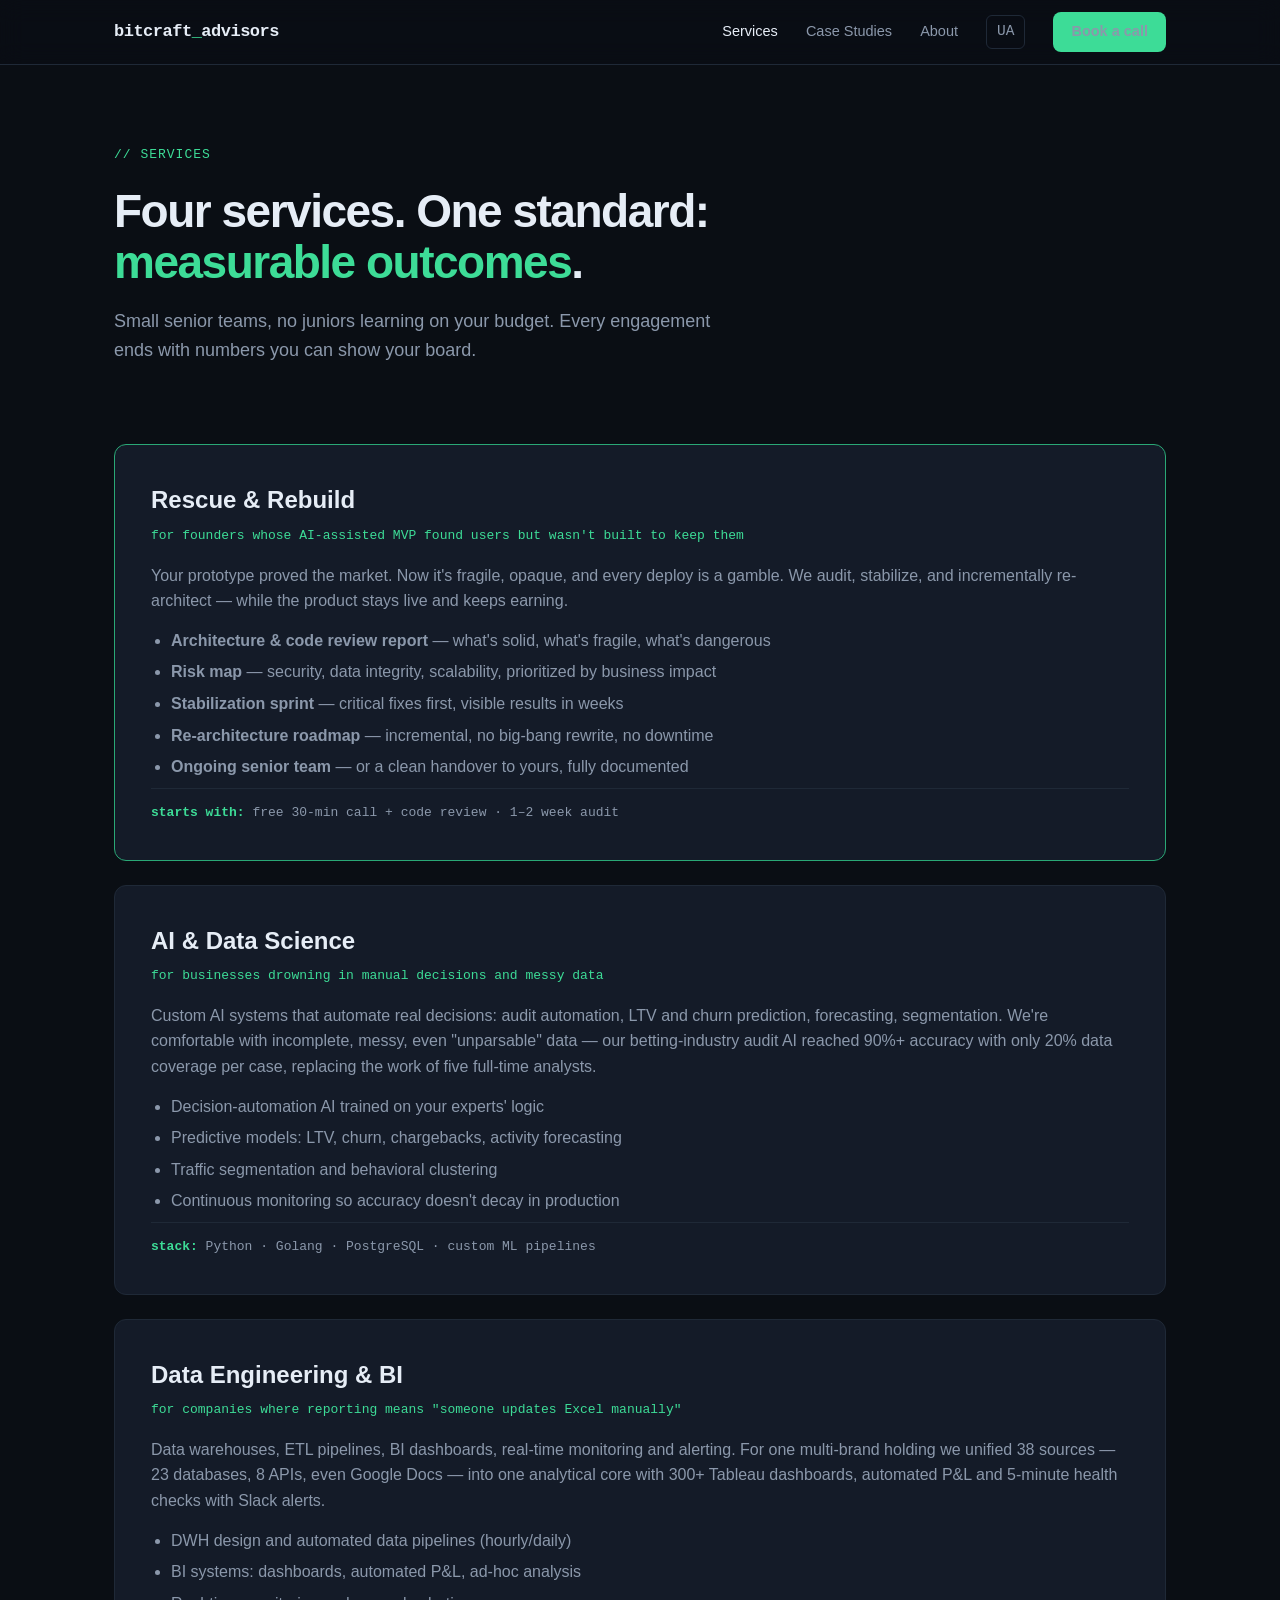
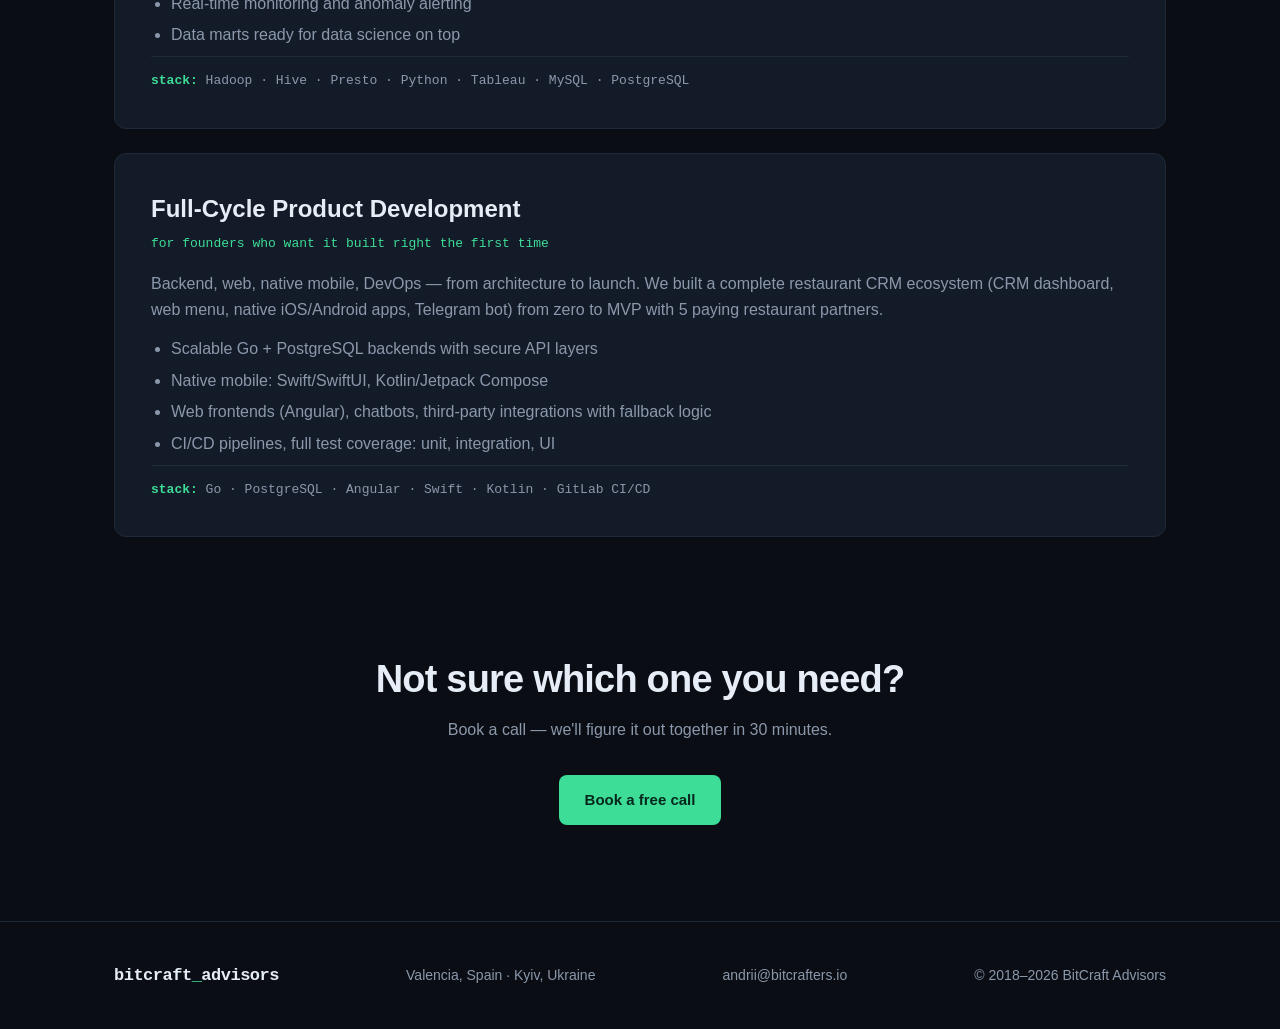
<file: services.html>
<!DOCTYPE html>
<html lang="en">
<head>
<meta charset="UTF-8">
<meta name="viewport" content="width=device-width, initial-scale=1.0">
<title>Services — BitCraft Advisors</title>
<meta name="description" content="Rescue & Rebuild for AI-built MVPs, custom AI & data science, data engineering & BI, full-cycle product development. Senior engineers, measurable outcomes.">
<link rel="canonical" href="https://www.bitcrafters.io/services.html">
<link rel="alternate" hreflang="uk" href="https://www.bitcrafters.io/ua/services.html">
<link rel="stylesheet" href="styles.css">
</head>
<body>

<nav>
  <div class="wrap nav-inner">
    <a class="logo" href="index.html">bitcraft<span>_</span>advisors</a>
    <div class="nav-links">
      <a href="services.html" class="active">Services</a>
      <a href="cases.html">Case Studies</a>
      <a href="about.html">About</a>
      <a href="ua/services.html" class="lang">UA</a>
      <a href="contact.html" class="btn btn-primary btn-sm">Book a call</a>
    </div>
  </div>
</nav>

<header class="page-hero">
  <div class="wrap">
    <div class="kicker">// services</div>
    <h1>Four services. One standard: <em>measurable outcomes</em>.</h1>
    <p class="sub">Small senior teams, no juniors learning on your budget. Every engagement ends with numbers you can show your board.</p>
  </div>
</header>

<section style="padding-top: 24px;">
  <div class="wrap">

    <div class="svc-detail flagship" id="rescue">
      <h3>Rescue &amp; Rebuild</h3>
      <div class="for">for founders whose AI-assisted MVP found users but wasn't built to keep them</div>
      <p>Your prototype proved the market. Now it's fragile, opaque, and every deploy is a gamble. We audit, stabilize, and incrementally re-architect — while the product stays live and keeps earning.</p>
      <ul>
        <li><b>Architecture &amp; code review report</b> — what's solid, what's fragile, what's dangerous</li>
        <li><b>Risk map</b> — security, data integrity, scalability, prioritized by business impact</li>
        <li><b>Stabilization sprint</b> — critical fixes first, visible results in weeks</li>
        <li><b>Re-architecture roadmap</b> — incremental, no big-bang rewrite, no downtime</li>
        <li><b>Ongoing senior team</b> — or a clean handover to yours, fully documented</li>
      </ul>
      <div class="stack"><b>starts with:</b> free 30-min call + code review · 1–2 week audit</div>
    </div>

    <div class="svc-detail" id="ai">
      <h3>AI &amp; Data Science</h3>
      <div class="for">for businesses drowning in manual decisions and messy data</div>
      <p>Custom AI systems that automate real decisions: audit automation, LTV and churn prediction, forecasting, segmentation. We're comfortable with incomplete, messy, even "unparsable" data — our betting-industry audit AI reached 90%+ accuracy with only 20% data coverage per case, replacing the work of five full-time analysts.</p>
      <ul>
        <li>Decision-automation AI trained on your experts' logic</li>
        <li>Predictive models: LTV, churn, chargebacks, activity forecasting</li>
        <li>Traffic segmentation and behavioral clustering</li>
        <li>Continuous monitoring so accuracy doesn't decay in production</li>
      </ul>
      <div class="stack"><b>stack:</b> Python · Golang · PostgreSQL · custom ML pipelines</div>
    </div>

    <div class="svc-detail" id="data">
      <h3>Data Engineering &amp; BI</h3>
      <div class="for">for companies where reporting means "someone updates Excel manually"</div>
      <p>Data warehouses, ETL pipelines, BI dashboards, real-time monitoring and alerting. For one multi-brand holding we unified 38 sources — 23 databases, 8 APIs, even Google Docs — into one analytical core with 300+ Tableau dashboards, automated P&amp;L and 5-minute health checks with Slack alerts.</p>
      <ul>
        <li>DWH design and automated data pipelines (hourly/daily)</li>
        <li>BI systems: dashboards, automated P&amp;L, ad-hoc analysis</li>
        <li>Real-time monitoring and anomaly alerting</li>
        <li>Data marts ready for data science on top</li>
      </ul>
      <div class="stack"><b>stack:</b> Hadoop · Hive · Presto · Python · Tableau · MySQL · PostgreSQL</div>
    </div>

    <div class="svc-detail" id="dev">
      <h3>Full-Cycle Product Development</h3>
      <div class="for">for founders who want it built right the first time</div>
      <p>Backend, web, native mobile, DevOps — from architecture to launch. We built a complete restaurant CRM ecosystem (CRM dashboard, web menu, native iOS/Android apps, Telegram bot) from zero to MVP with 5 paying restaurant partners.</p>
      <ul>
        <li>Scalable Go + PostgreSQL backends with secure API layers</li>
        <li>Native mobile: Swift/SwiftUI, Kotlin/Jetpack Compose</li>
        <li>Web frontends (Angular), chatbots, third-party integrations with fallback logic</li>
        <li>CI/CD pipelines, full test coverage: unit, integration, UI</li>
      </ul>
      <div class="stack"><b>stack:</b> Go · PostgreSQL · Angular · Swift · Kotlin · GitLab CI/CD</div>
    </div>

  </div>
</section>

<section class="cta-final" style="padding-top: 0;">
  <div class="wrap">
    <h2>Not sure which one you need?</h2>
    <p>Book a call — we'll figure it out together in 30 minutes.</p>
    <a class="btn btn-primary" href="contact.html">Book a free call</a>
  </div>
</section>

<footer>
  <div class="wrap foot">
    <div><span class="logo">bitcraft<span style="color:var(--accent)">_</span>advisors</span></div>
    <div>Valencia, Spain · Kyiv, Ukraine</div>
    <div><a href="mailto:andrii@bitcrafters.io">andrii@bitcrafters.io</a></div>
    <div>© 2018–2026 BitCraft Advisors</div>
  </div>
</footer>

</body>
</html>
</file>
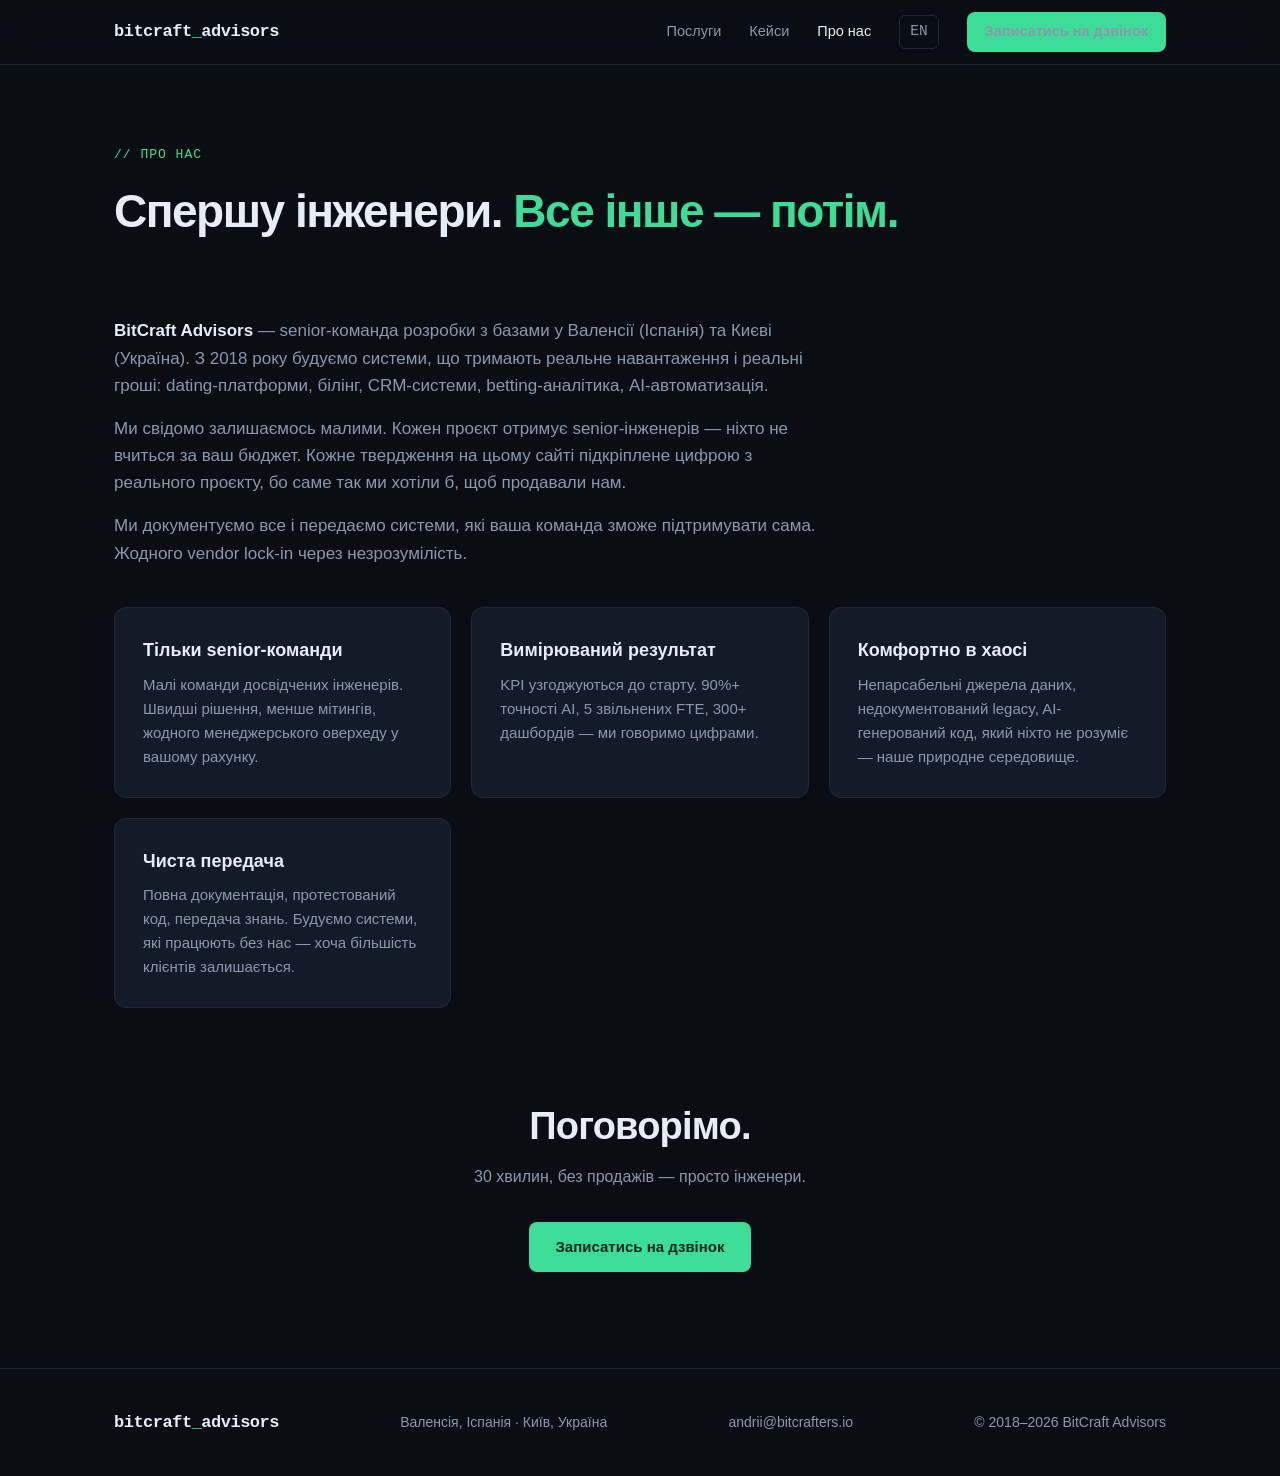
<file: ua/about.html>
<!DOCTYPE html>
<html lang="uk">
<head>
<meta charset="UTF-8">
<meta name="viewport" content="width=device-width, initial-scale=1.0">
<title>Про нас — BitCraft Advisors</title>
<meta name="description" content="Senior-команда розробки у Валенсії та Києві. З 2018: AI-автоматизація, data-платформи, betting-аналітика, CRM-системи, розробка повного циклу.">
<link rel="canonical" href="https://www.bitcrafters.io/ua/about.html">
<link rel="alternate" hreflang="en" href="https://www.bitcrafters.io/about.html">
<link rel="stylesheet" href="../styles.css">
</head>
<body>

<nav>
  <div class="wrap nav-inner">
    <a class="logo" href="index.html">bitcraft<span>_</span>advisors</a>
    <div class="nav-links">
      <a href="services.html">Послуги</a>
      <a href="cases.html">Кейси</a>
      <a href="about.html" class="active">Про нас</a>
      <a href="../about.html" class="lang">EN</a>
      <a href="contact.html" class="btn btn-primary btn-sm">Записатись на дзвінок</a>
    </div>
  </div>
</nav>

<header class="page-hero">
  <div class="wrap">
    <div class="kicker">// про нас</div>
    <h1>Спершу інженери. <em>Все інше — потім.</em></h1>
  </div>
</header>

<section style="padding-top: 24px;">
  <div class="wrap">
    <div class="prose">
      <p><b>BitCraft Advisors</b> — senior-команда розробки з базами у Валенсії (Іспанія) та Києві (Україна). З 2018 року будуємо системи, що тримають реальне навантаження і реальні гроші: dating-платформи, білінг, CRM-системи, betting-аналітика, AI-автоматизація.</p>
      <p>Ми свідомо залишаємось малими. Кожен проєкт отримує senior-інженерів — ніхто не вчиться за ваш бюджет. Кожне твердження на цьому сайті підкріплене цифрою з реального проєкту, бо саме так ми хотіли б, щоб продавали нам.</p>
      <p>Ми документуємо все і передаємо системи, які ваша команда зможе підтримувати сама. Жодного vendor lock-in через незрозумілість.</p>
    </div>

    <div class="about-grid">
      <div class="value">
        <h3>Тільки senior-команди</h3>
        <p>Малі команди досвідчених інженерів. Швидші рішення, менше мітингів, жодного менеджерського оверхеду у вашому рахунку.</p>
      </div>
      <div class="value">
        <h3>Вимірюваний результат</h3>
        <p>KPI узгоджуються до старту. 90%+ точності AI, 5 звільнених FTE, 300+ дашбордів — ми говоримо цифрами.</p>
      </div>
      <div class="value">
        <h3>Комфортно в хаосі</h3>
        <p>Непарсабельні джерела даних, недокументований legacy, AI-генерований код, який ніхто не розуміє — наше природне середовище.</p>
      </div>
      <div class="value">
        <h3>Чиста передача</h3>
        <p>Повна документація, протестований код, передача знань. Будуємо системи, які працюють без нас — хоча більшість клієнтів залишається.</p>
      </div>
    </div>
  </div>
</section>

<section class="cta-final" style="padding-top: 0;">
  <div class="wrap">
    <h2>Поговорімо.</h2>
    <p>30 хвилин, без продажів — просто інженери.</p>
    <a class="btn btn-primary" href="contact.html">Записатись на дзвінок</a>
  </div>
</section>

<footer>
  <div class="wrap foot">
    <div><span class="logo">bitcraft<span style="color:var(--accent)">_</span>advisors</span></div>
    <div>Валенсія, Іспанія · Київ, Україна</div>
    <div><a href="mailto:andrii@bitcrafters.io">andrii@bitcrafters.io</a></div>
    <div>© 2018–2026 BitCraft Advisors</div>
  </div>
</footer>

</body>
</html>
</file>
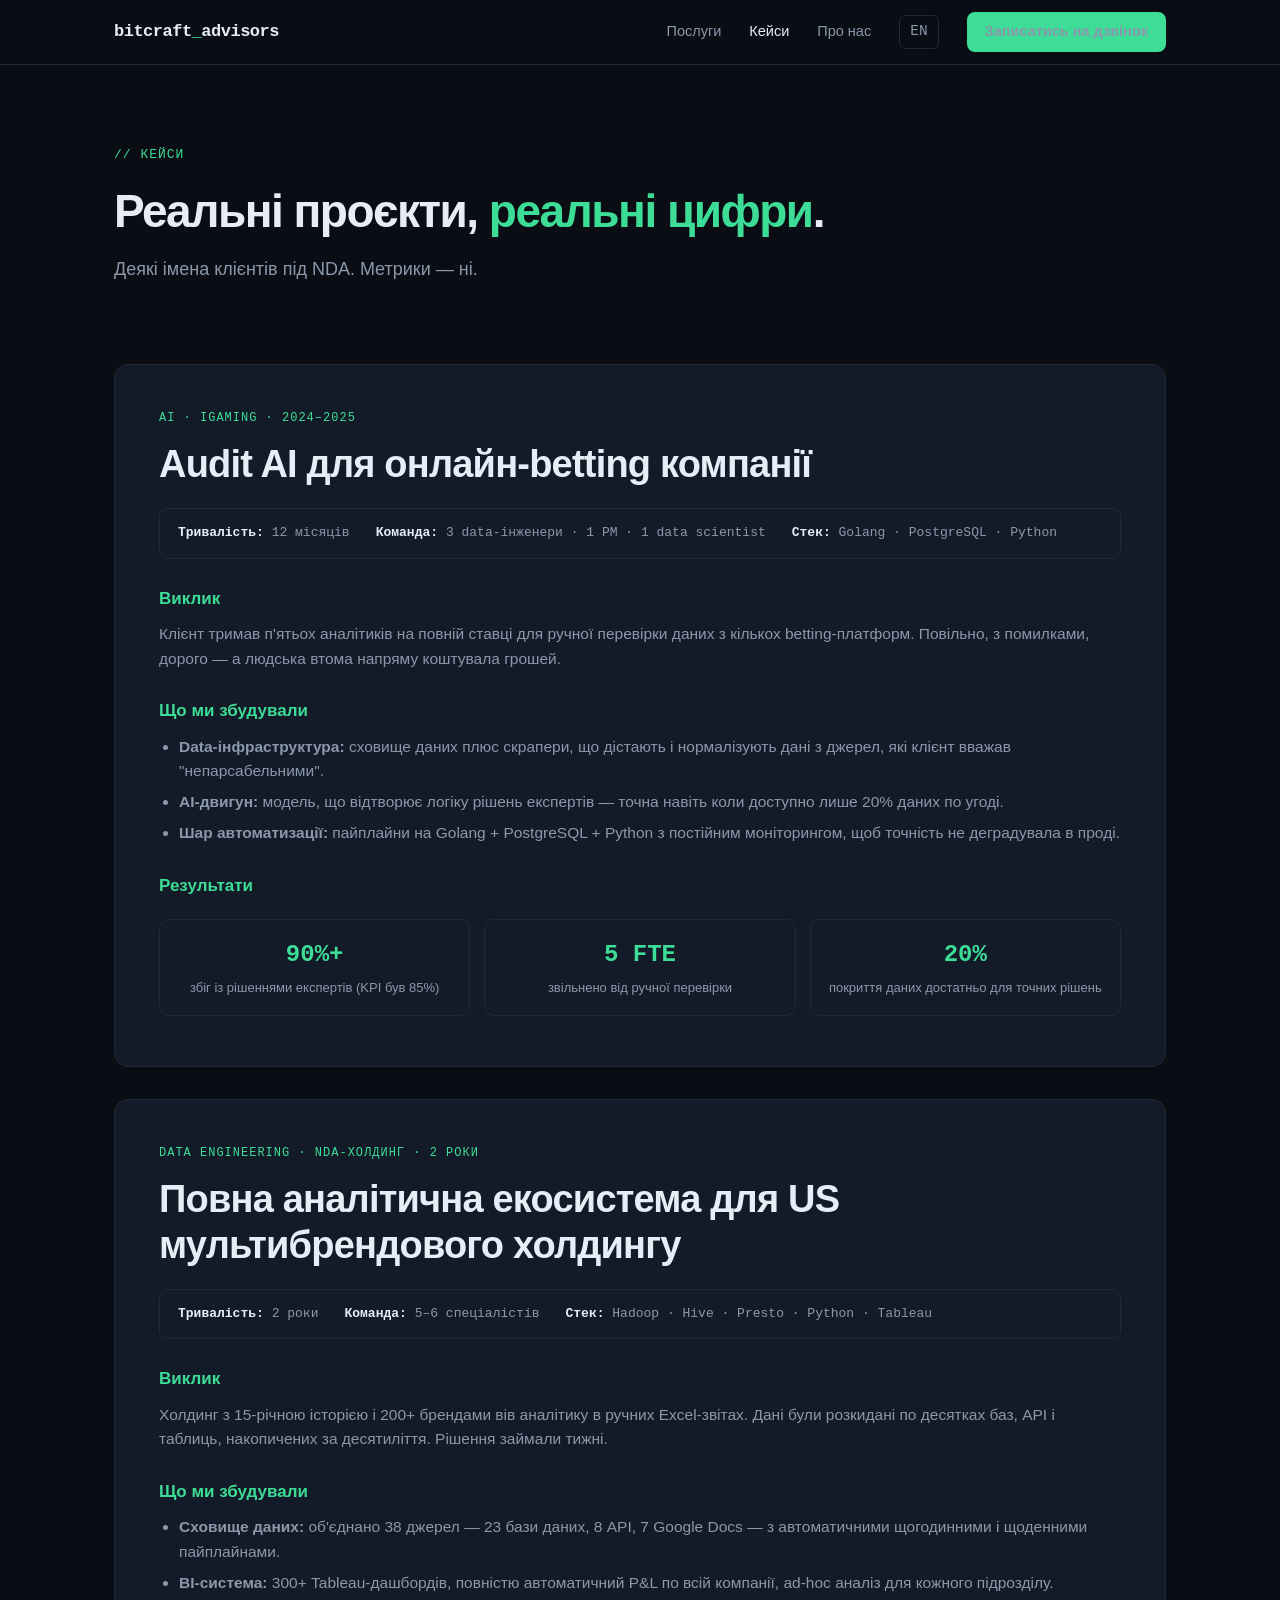
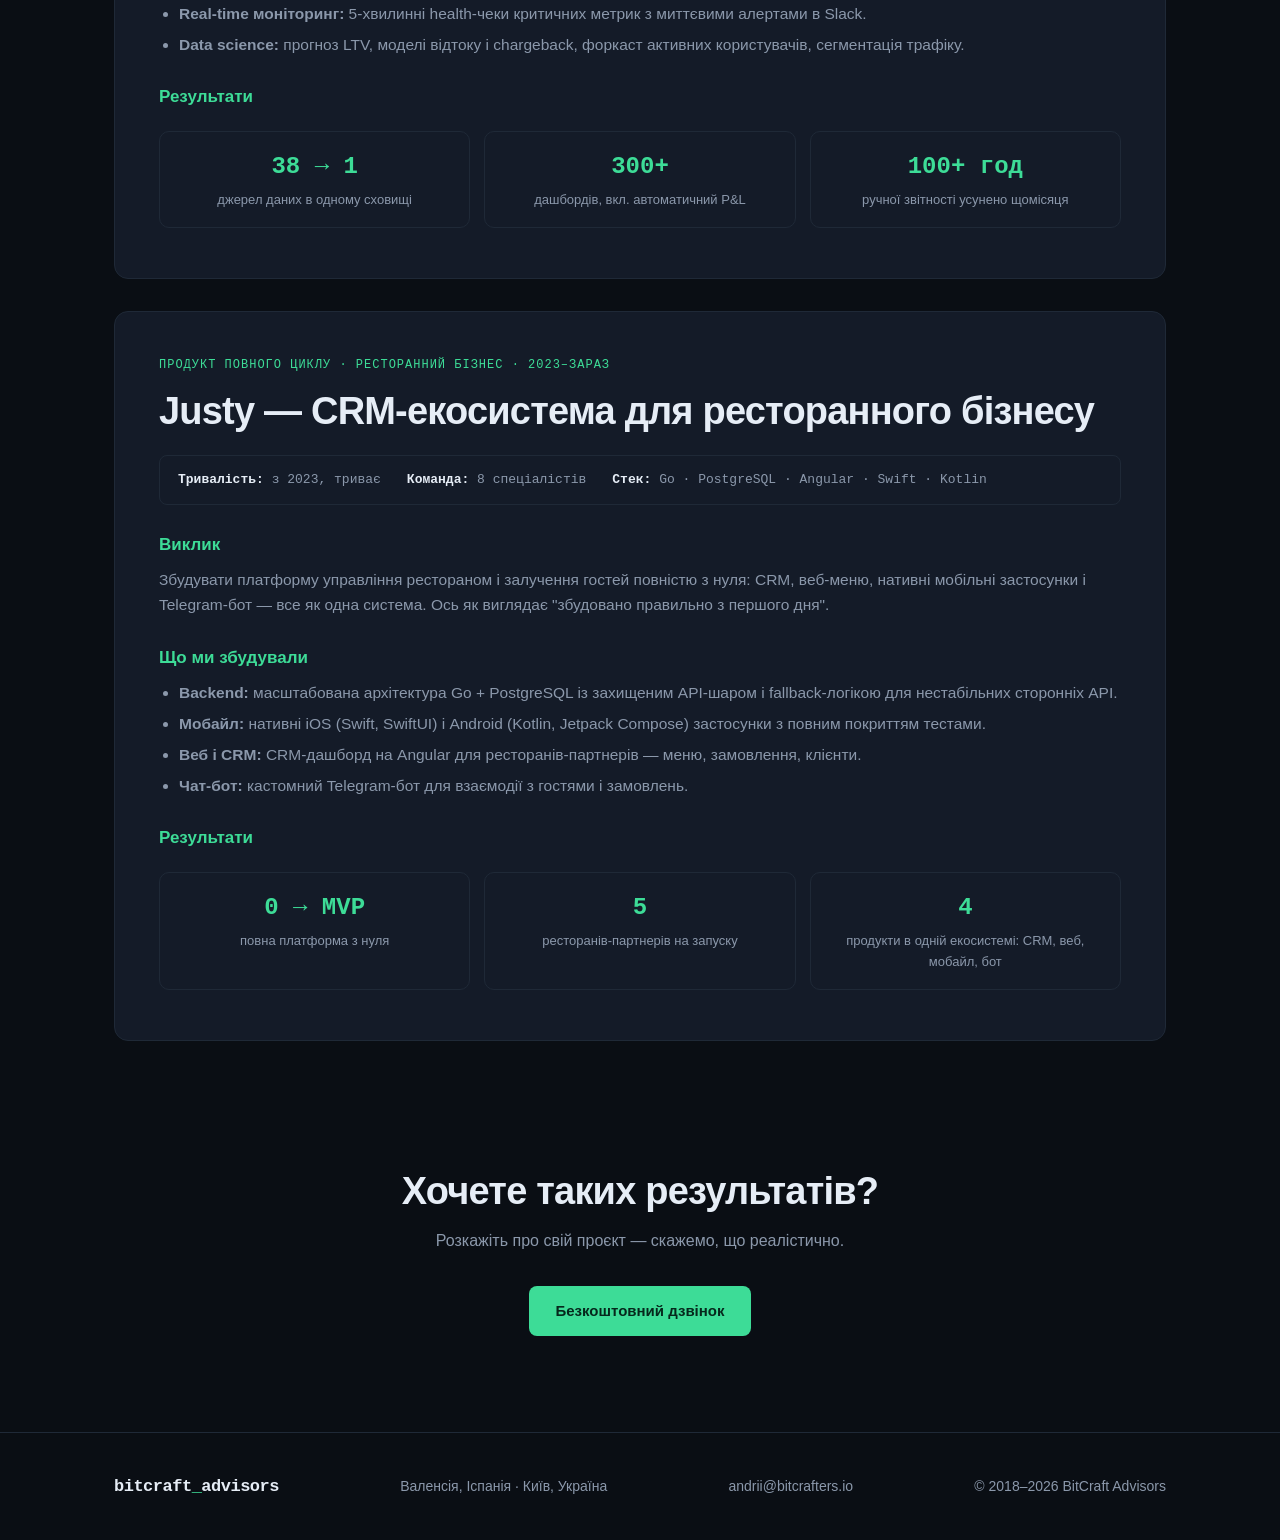
<file: ua/cases.html>
<!DOCTYPE html>
<html lang="uk">
<head>
<meta charset="UTF-8">
<meta name="viewport" content="width=device-width, initial-scale=1.0">
<title>Кейси — BitCraft Advisors</title>
<meta name="description" content="Audit AI з 90%+ точністю для betting-компанії, аналітична екосистема з 38 джерел для US-холдингу, повна CRM-платформа для ресторанів з нуля.">
<link rel="canonical" href="https://www.bitcrafters.io/ua/cases.html">
<link rel="alternate" hreflang="en" href="https://www.bitcrafters.io/cases.html">
<link rel="stylesheet" href="../styles.css">
</head>
<body>

<nav>
  <div class="wrap nav-inner">
    <a class="logo" href="index.html">bitcraft<span>_</span>advisors</a>
    <div class="nav-links">
      <a href="services.html">Послуги</a>
      <a href="cases.html" class="active">Кейси</a>
      <a href="about.html">Про нас</a>
      <a href="../cases.html" class="lang">EN</a>
      <a href="contact.html" class="btn btn-primary btn-sm">Записатись на дзвінок</a>
    </div>
  </div>
</nav>

<header class="page-hero">
  <div class="wrap">
    <div class="kicker">// кейси</div>
    <h1>Реальні проєкти, <em>реальні цифри</em>.</h1>
    <p class="sub">Деякі імена клієнтів під NDA. Метрики — ні.</p>
  </div>
</header>

<section style="padding-top: 24px;">
  <div class="wrap">

    <article class="case-study" id="audit-ai">
      <div class="tag">AI · iGaming · 2024–2025</div>
      <h2>Audit AI для онлайн-betting компанії</h2>
      <div class="meta">
        <span><b>Тривалість:</b> 12 місяців</span>
        <span><b>Команда:</b> 3 data-інженери · 1 PM · 1 data scientist</span>
        <span><b>Стек:</b> Golang · PostgreSQL · Python</span>
      </div>
      <h4>Виклик</h4>
      <p>Клієнт тримав п'ятьох аналітиків на повній ставці для ручної перевірки даних з кількох betting-платформ. Повільно, з помилками, дорого — а людська втома напряму коштувала грошей.</p>
      <h4>Що ми збудували</h4>
      <ul>
        <li><b>Data-інфраструктура:</b> сховище даних плюс скрапери, що дістають і нормалізують дані з джерел, які клієнт вважав "непарсабельними".</li>
        <li><b>AI-двигун:</b> модель, що відтворює логіку рішень експертів — точна навіть коли доступно лише 20% даних по угоді.</li>
        <li><b>Шар автоматизації:</b> пайплайни на Golang + PostgreSQL + Python з постійним моніторингом, щоб точність не деградувала в проді.</li>
      </ul>
      <h4>Результати</h4>
      <div class="case-results">
        <div class="r"><div class="n">90%+</div><div class="l">збіг із рішеннями експертів (KPI був 85%)</div></div>
        <div class="r"><div class="n">5 FTE</div><div class="l">звільнено від ручної перевірки</div></div>
        <div class="r"><div class="n">20%</div><div class="l">покриття даних достатньо для точних рішень</div></div>
      </div>
    </article>

    <article class="case-study" id="ecosystem">
      <div class="tag">Data engineering · NDA-холдинг · 2 роки</div>
      <h2>Повна аналітична екосистема для US мультибрендового холдингу</h2>
      <div class="meta">
        <span><b>Тривалість:</b> 2 роки</span>
        <span><b>Команда:</b> 5–6 спеціалістів</span>
        <span><b>Стек:</b> Hadoop · Hive · Presto · Python · Tableau</span>
      </div>
      <h4>Виклик</h4>
      <p>Холдинг з 15-річною історією і 200+ брендами вів аналітику в ручних Excel-звітах. Дані були розкидані по десятках баз, API і таблиць, накопичених за десятиліття. Рішення займали тижні.</p>
      <h4>Що ми збудували</h4>
      <ul>
        <li><b>Сховище даних:</b> об'єднано 38 джерел — 23 бази даних, 8 API, 7 Google Docs — з автоматичними щогодинними і щоденними пайплайнами.</li>
        <li><b>BI-система:</b> 300+ Tableau-дашбордів, повністю автоматичний P&amp;L по всій компанії, ad-hoc аналіз для кожного підрозділу.</li>
        <li><b>Real-time моніторинг:</b> 5-хвилинні health-чеки критичних метрик з миттєвими алертами в Slack.</li>
        <li><b>Data science:</b> прогноз LTV, моделі відтоку і chargeback, форкаст активних користувачів, сегментація трафіку.</li>
      </ul>
      <h4>Результати</h4>
      <div class="case-results">
        <div class="r"><div class="n">38 → 1</div><div class="l">джерел даних в одному сховищі</div></div>
        <div class="r"><div class="n">300+</div><div class="l">дашбордів, вкл. автоматичний P&amp;L</div></div>
        <div class="r"><div class="n">100+ год</div><div class="l">ручної звітності усунено щомісяця</div></div>
      </div>
    </article>

    <article class="case-study" id="justy">
      <div class="tag">Продукт повного циклу · Ресторанний бізнес · 2023–зараз</div>
      <h2>Justy — CRM-екосистема для ресторанного бізнесу</h2>
      <div class="meta">
        <span><b>Тривалість:</b> з 2023, триває</span>
        <span><b>Команда:</b> 8 спеціалістів</span>
        <span><b>Стек:</b> Go · PostgreSQL · Angular · Swift · Kotlin</span>
      </div>
      <h4>Виклик</h4>
      <p>Збудувати платформу управління рестораном і залучення гостей повністю з нуля: CRM, веб-меню, нативні мобільні застосунки і Telegram-бот — все як одна система. Ось як виглядає "збудовано правильно з першого дня".</p>
      <h4>Що ми збудували</h4>
      <ul>
        <li><b>Backend:</b> масштабована архітектура Go + PostgreSQL із захищеним API-шаром і fallback-логікою для нестабільних сторонніх API.</li>
        <li><b>Мобайл:</b> нативні iOS (Swift, SwiftUI) і Android (Kotlin, Jetpack Compose) застосунки з повним покриттям тестами.</li>
        <li><b>Веб і CRM:</b> CRM-дашборд на Angular для ресторанів-партнерів — меню, замовлення, клієнти.</li>
        <li><b>Чат-бот:</b> кастомний Telegram-бот для взаємодії з гостями і замовлень.</li>
      </ul>
      <h4>Результати</h4>
      <div class="case-results">
        <div class="r"><div class="n">0 → MVP</div><div class="l">повна платформа з нуля</div></div>
        <div class="r"><div class="n">5</div><div class="l">ресторанів-партнерів на запуску</div></div>
        <div class="r"><div class="n">4</div><div class="l">продукти в одній екосистемі: CRM, веб, мобайл, бот</div></div>
      </div>
    </article>

  </div>
</section>

<section class="cta-final" style="padding-top: 0;">
  <div class="wrap">
    <h2>Хочете таких результатів?</h2>
    <p>Розкажіть про свій проєкт — скажемо, що реалістично.</p>
    <a class="btn btn-primary" href="contact.html">Безкоштовний дзвінок</a>
  </div>
</section>

<footer>
  <div class="wrap foot">
    <div><span class="logo">bitcraft<span style="color:var(--accent)">_</span>advisors</span></div>
    <div>Валенсія, Іспанія · Київ, Україна</div>
    <div><a href="mailto:andrii@bitcrafters.io">andrii@bitcrafters.io</a></div>
    <div>© 2018–2026 BitCraft Advisors</div>
  </div>
</footer>

</body>
</html>
</file>
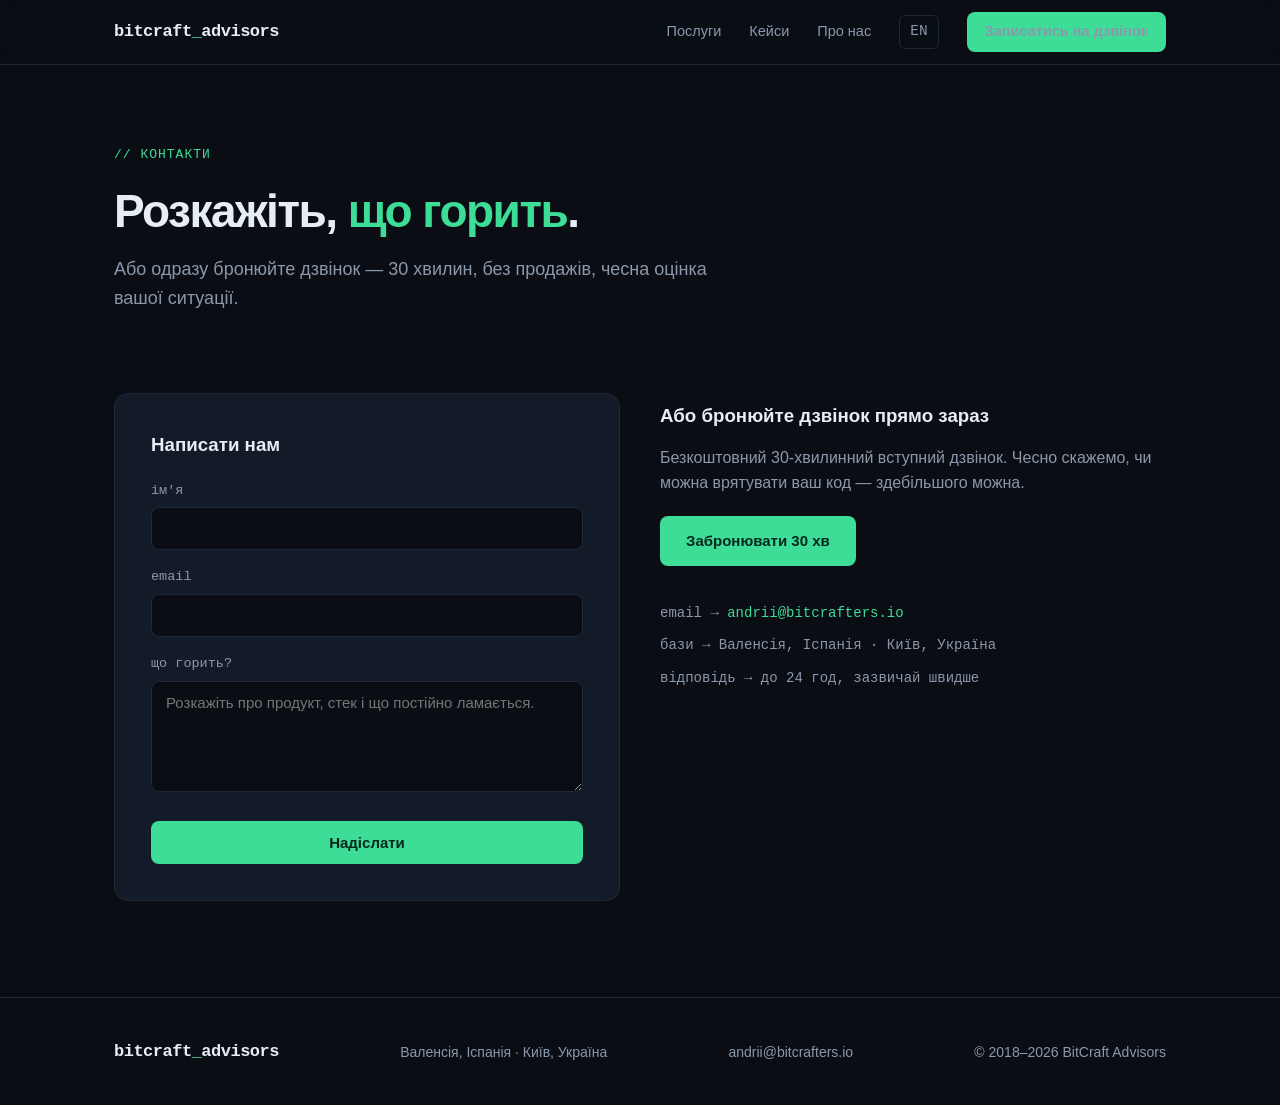
<file: ua/contact.html>
<!DOCTYPE html>
<html lang="uk">
<head>
<meta charset="UTF-8">
<meta name="viewport" content="width=device-width, initial-scale=1.0">
<title>Контакти — BitCraft Advisors</title>
<meta name="description" content="Запишіться на безкоштовний 30-хвилинний дзвінок або напишіть нам. Чесно скажемо, чи можна врятувати ваш код.">
<link rel="canonical" href="https://www.bitcrafters.io/ua/contact.html">
<link rel="alternate" hreflang="en" href="https://www.bitcrafters.io/contact.html">
<link rel="stylesheet" href="../styles.css">
</head>
<body>

<nav>
  <div class="wrap nav-inner">
    <a class="logo" href="index.html">bitcraft<span>_</span>advisors</a>
    <div class="nav-links">
      <a href="services.html">Послуги</a>
      <a href="cases.html">Кейси</a>
      <a href="about.html">Про нас</a>
      <a href="../contact.html" class="lang">EN</a>
      <a href="contact.html" class="btn btn-primary btn-sm">Записатись на дзвінок</a>
    </div>
  </div>
</nav>

<header class="page-hero">
  <div class="wrap">
    <div class="kicker">// контакти</div>
    <h1>Розкажіть, <em>що горить</em>.</h1>
    <p class="sub">Або одразу бронюйте дзвінок — 30 хвилин, без продажів, чесна оцінка вашої ситуації.</p>
  </div>
</header>

<section style="padding-top: 24px;">
  <div class="wrap contact-grid">

    <div class="form-card">
      <h3>Написати нам</h3>
      <form action="https://api.web3forms.com/submit" method="POST">
        <input type="hidden" name="access_key" value="45664c61-e8ab-4862-ae95-e6e39696334c">
        <input type="hidden" name="subject" value="Нова заявка з bitcrafters.io (UA)">
        <label for="name">ім'я</label>
        <input type="text" id="name" name="name" required>
        <label for="email">email</label>
        <input type="email" id="email" name="email" required>
        <label for="message">що горить?</label>
        <textarea id="message" name="message" rows="5" required placeholder="Розкажіть про продукт, стек і що постійно ламається."></textarea>
        <button type="submit" class="btn btn-primary">Надіслати</button>
      </form>
    </div>

    <div class="contact-info">
      <h3>Або бронюйте дзвінок прямо зараз</h3>
      <p>Безкоштовний 30-хвилинний вступний дзвінок. Чесно скажемо, чи можна врятувати ваш код — здебільшого можна.</p>
      <a class="btn btn-primary" href="https://cal.com/bitcrafters.io/30min" target="_blank" rel="noopener">Забронювати 30 хв</a>
      <div style="margin-top: 36px;">
        <div class="line">email → <a href="mailto:andrii@bitcrafters.io">andrii@bitcrafters.io</a></div>
        <div class="line">бази → Валенсія, Іспанія · Київ, Україна</div>
        <div class="line">відповідь → до 24 год, зазвичай швидше</div>
      </div>
    </div>

  </div>
</section>

<footer>
  <div class="wrap foot">
    <div><span class="logo">bitcraft<span style="color:var(--accent)">_</span>advisors</span></div>
    <div>Валенсія, Іспанія · Київ, Україна</div>
    <div><a href="mailto:andrii@bitcrafters.io">andrii@bitcrafters.io</a></div>
    <div>© 2018–2026 BitCraft Advisors</div>
  </div>
</footer>

</body>
</html>
</file>
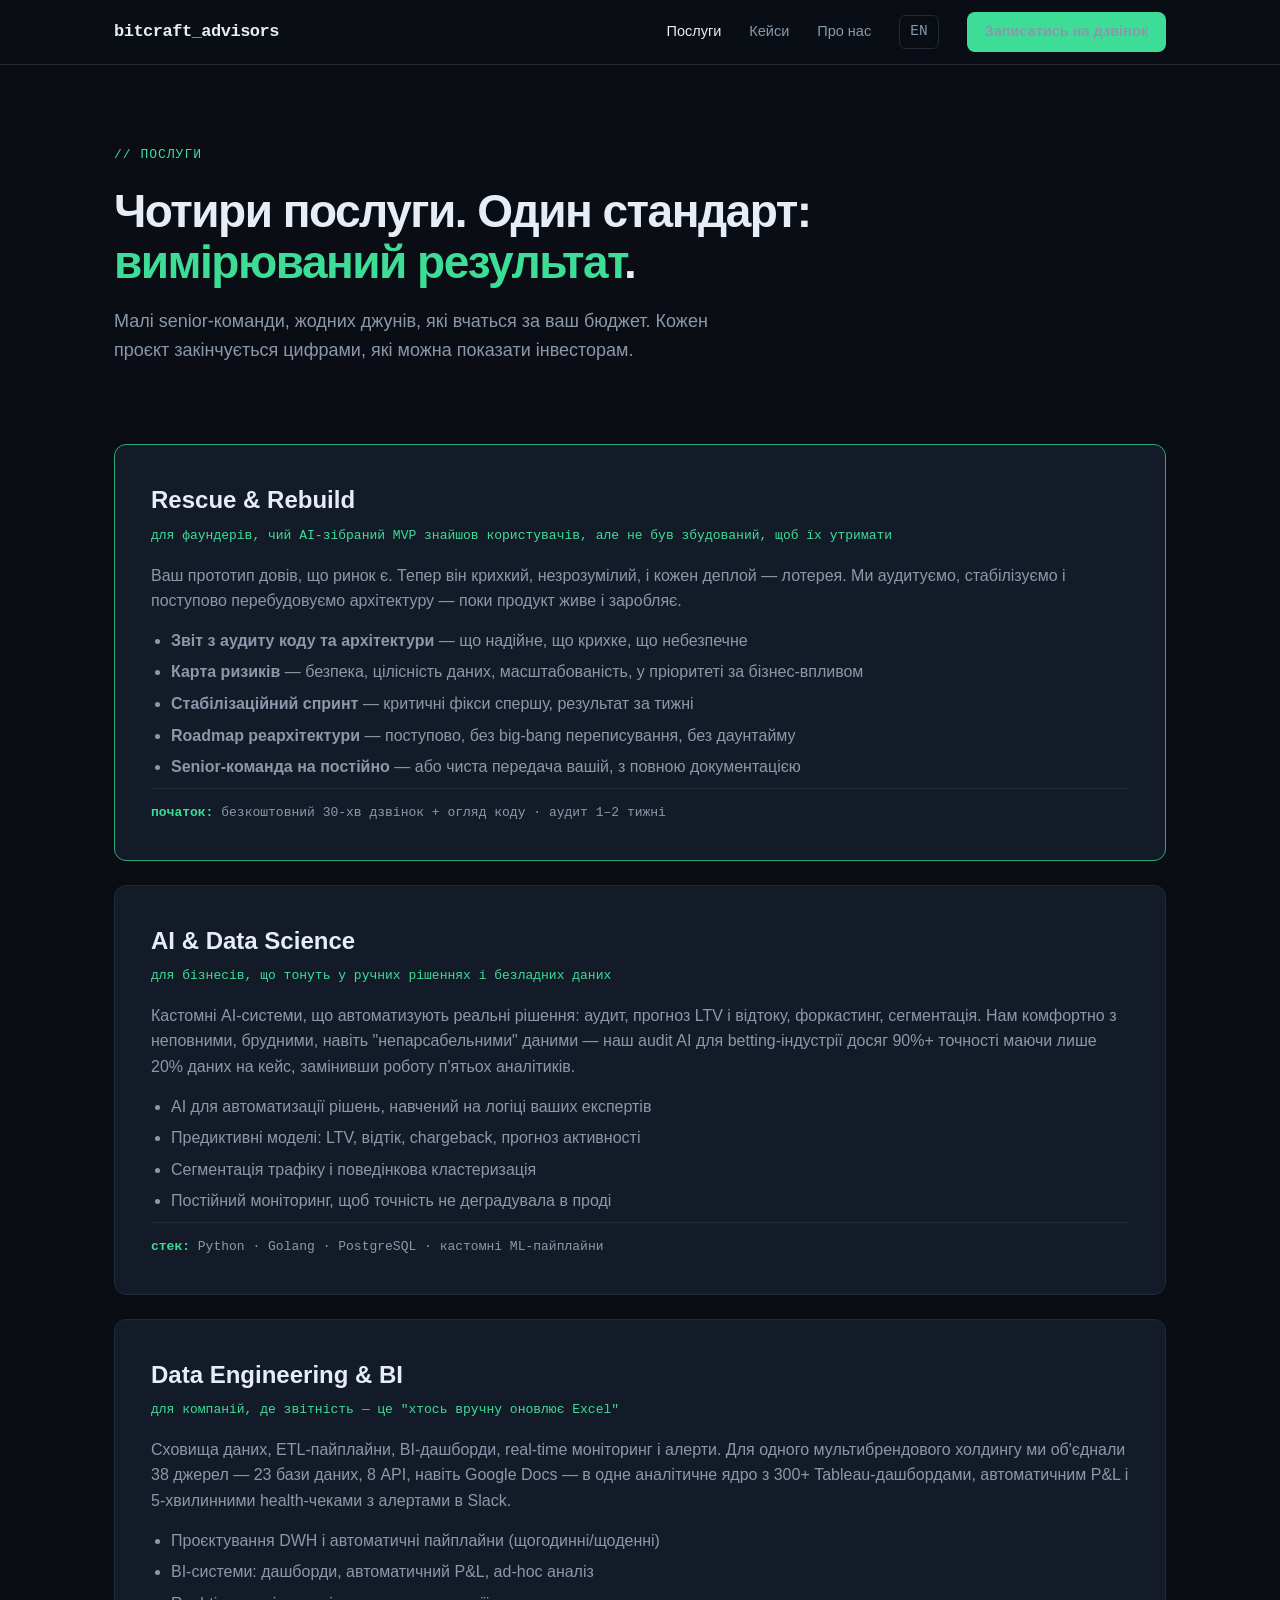
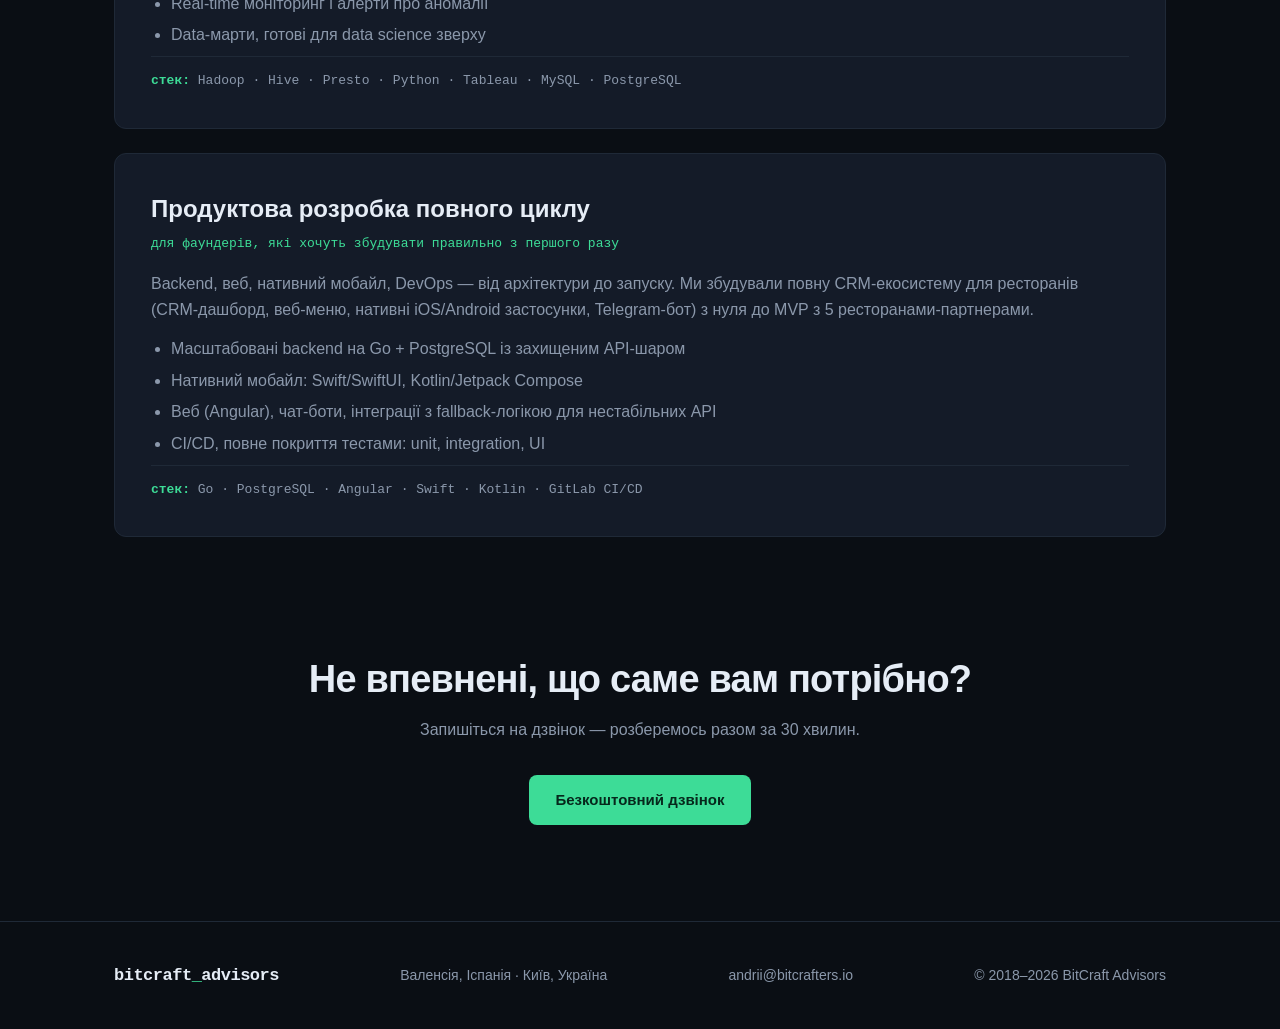
<file: ua/services.html>
<!DOCTYPE html>
<html lang="uk">
<head>
<meta charset="UTF-8">
<meta name="viewport" content="width=device-width, initial-scale=1.0">
<title>Послуги — BitCraft Advisors</title>
<meta name="description" content="Rescue & Rebuild для AI-зібраних MVP, кастомний AI та data science, data engineering і BI, продуктова розробка повного циклу.">
<link rel="canonical" href="https://www.bitcrafters.io/ua/services.html">
<link rel="alternate" hreflang="en" href="https://www.bitcrafters.io/services.html">
<link rel="stylesheet" href="../styles.css">
</head>
<body>

<nav>
  <div class="wrap nav-inner">
    <a class="logo" href="index.html">bitcraft<span>_</span>advisors</a>
    <div class="nav-links">
      <a href="services.html" class="active">Послуги</a>
      <a href="cases.html">Кейси</a>
      <a href="about.html">Про нас</a>
      <a href="../services.html" class="lang">EN</a>
      <a href="contact.html" class="btn btn-primary btn-sm">Записатись на дзвінок</a>
    </div>
  </div>
</nav>

<header class="page-hero">
  <div class="wrap">
    <div class="kicker">// послуги</div>
    <h1>Чотири послуги. Один стандарт: <em>вимірюваний результат</em>.</h1>
    <p class="sub">Малі senior-команди, жодних джунів, які вчаться за ваш бюджет. Кожен проєкт закінчується цифрами, які можна показати інвесторам.</p>
  </div>
</header>

<section style="padding-top: 24px;">
  <div class="wrap">

    <div class="svc-detail flagship" id="rescue">
      <h3>Rescue &amp; Rebuild</h3>
      <div class="for">для фаундерів, чий AI-зібраний MVP знайшов користувачів, але не був збудований, щоб їх утримати</div>
      <p>Ваш прототип довів, що ринок є. Тепер він крихкий, незрозумілий, і кожен деплой — лотерея. Ми аудитуємо, стабілізуємо і поступово перебудовуємо архітектуру — поки продукт живе і заробляє.</p>
      <ul>
        <li><b>Звіт з аудиту коду та архітектури</b> — що надійне, що крихке, що небезпечне</li>
        <li><b>Карта ризиків</b> — безпека, цілісність даних, масштабованість, у пріоритеті за бізнес-впливом</li>
        <li><b>Стабілізаційний спринт</b> — критичні фікси спершу, результат за тижні</li>
        <li><b>Roadmap реархітектури</b> — поступово, без big-bang переписування, без даунтайму</li>
        <li><b>Senior-команда на постійно</b> — або чиста передача вашій, з повною документацією</li>
      </ul>
      <div class="stack"><b>початок:</b> безкоштовний 30-хв дзвінок + огляд коду · аудит 1–2 тижні</div>
    </div>

    <div class="svc-detail" id="ai">
      <h3>AI &amp; Data Science</h3>
      <div class="for">для бізнесів, що тонуть у ручних рішеннях і безладних даних</div>
      <p>Кастомні AI-системи, що автоматизують реальні рішення: аудит, прогноз LTV і відтоку, форкастинг, сегментація. Нам комфортно з неповними, брудними, навіть "непарсабельними" даними — наш audit AI для betting-індустрії досяг 90%+ точності маючи лише 20% даних на кейс, замінивши роботу п'ятьох аналітиків.</p>
      <ul>
        <li>AI для автоматизації рішень, навчений на логіці ваших експертів</li>
        <li>Предиктивні моделі: LTV, відтік, chargeback, прогноз активності</li>
        <li>Сегментація трафіку і поведінкова кластеризація</li>
        <li>Постійний моніторинг, щоб точність не деградувала в проді</li>
      </ul>
      <div class="stack"><b>стек:</b> Python · Golang · PostgreSQL · кастомні ML-пайплайни</div>
    </div>

    <div class="svc-detail" id="data">
      <h3>Data Engineering &amp; BI</h3>
      <div class="for">для компаній, де звітність — це "хтось вручну оновлює Excel"</div>
      <p>Сховища даних, ETL-пайплайни, BI-дашборди, real-time моніторинг і алерти. Для одного мультибрендового холдингу ми об'єднали 38 джерел — 23 бази даних, 8 API, навіть Google Docs — в одне аналітичне ядро з 300+ Tableau-дашбордами, автоматичним P&amp;L і 5-хвилинними health-чеками з алертами в Slack.</p>
      <ul>
        <li>Проєктування DWH і автоматичні пайплайни (щогодинні/щоденні)</li>
        <li>BI-системи: дашборди, автоматичний P&amp;L, ad-hoc аналіз</li>
        <li>Real-time моніторинг і алерти про аномалії</li>
        <li>Data-марти, готові для data science зверху</li>
      </ul>
      <div class="stack"><b>стек:</b> Hadoop · Hive · Presto · Python · Tableau · MySQL · PostgreSQL</div>
    </div>

    <div class="svc-detail" id="dev">
      <h3>Продуктова розробка повного циклу</h3>
      <div class="for">для фаундерів, які хочуть збудувати правильно з першого разу</div>
      <p>Backend, веб, нативний мобайл, DevOps — від архітектури до запуску. Ми збудували повну CRM-екосистему для ресторанів (CRM-дашборд, веб-меню, нативні iOS/Android застосунки, Telegram-бот) з нуля до MVP з 5 ресторанами-партнерами.</p>
      <ul>
        <li>Масштабовані backend на Go + PostgreSQL із захищеним API-шаром</li>
        <li>Нативний мобайл: Swift/SwiftUI, Kotlin/Jetpack Compose</li>
        <li>Веб (Angular), чат-боти, інтеграції з fallback-логікою для нестабільних API</li>
        <li>CI/CD, повне покриття тестами: unit, integration, UI</li>
      </ul>
      <div class="stack"><b>стек:</b> Go · PostgreSQL · Angular · Swift · Kotlin · GitLab CI/CD</div>
    </div>

  </div>
</section>

<section class="cta-final" style="padding-top: 0;">
  <div class="wrap">
    <h2>Не впевнені, що саме вам потрібно?</h2>
    <p>Запишіться на дзвінок — розберемось разом за 30 хвилин.</p>
    <a class="btn btn-primary" href="contact.html">Безкоштовний дзвінок</a>
  </div>
</section>

<footer>
  <div class="wrap foot">
    <div><span class="logo">bitcraft<span style="color:var(--accent)">_</span>advisors</span></div>
    <div>Валенсія, Іспанія · Київ, Україна</div>
    <div><a href="mailto:andrii@bitcrafters.io">andrii@bitcrafters.io</a></div>
    <div>© 2018–2026 BitCraft Advisors</div>
  </div>
</footer>

</body>
</html>
</file>
<file: styles.css>
:root {
  --bg: #0a0e14;
  --bg-soft: #10151f;
  --bg-card: #141b28;
  --border: #1f2937;
  --text: #e6edf6;
  --text-dim: #8b98ab;
  --accent: #3ddc97;
  --accent-dim: #2aa876;
  --danger: #ff6b6b;
  --mono: "SF Mono", "JetBrains Mono", Menlo, Consolas, monospace;
  --sans: -apple-system, "Inter", "Segoe UI", Roboto, sans-serif;
}
* { margin: 0; padding: 0; box-sizing: border-box; }
html { scroll-behavior: smooth; }
body { background: var(--bg); color: var(--text); font-family: var(--sans); line-height: 1.6; }
.wrap { max-width: 1100px; margin: 0 auto; padding: 0 24px; }
section { padding: 96px 0; }

/* Nav */
nav {
  position: sticky; top: 0; z-index: 50;
  background: rgba(10,14,20,.85); backdrop-filter: blur(12px);
  border-bottom: 1px solid var(--border);
}
.nav-inner { display: flex; align-items: center; justify-content: space-between; height: 64px; }
.logo { font-family: var(--mono); font-weight: 700; font-size: 17px; color: var(--text); text-decoration: none; letter-spacing: -0.5px; }
.logo span { color: var(--accent); }
.nav-links { display: flex; gap: 28px; align-items: center; }
.nav-links a { color: var(--text-dim); text-decoration: none; font-size: 14.5px; transition: color .2s; }
.nav-links a:hover { color: var(--text); }
.nav-links a.active { color: var(--text); }
.lang { font-family: var(--mono); font-size: 13px; color: var(--text-dim); border: 1px solid var(--border); padding: 4px 10px; border-radius: 6px; }

.btn {
  display: inline-block; padding: 13px 26px; border-radius: 8px;
  font-weight: 600; font-size: 15px; text-decoration: none; transition: all .2s;
  border: none; cursor: pointer; font-family: var(--sans);
}
.btn-primary { background: var(--accent); color: #06281c; }
.btn-primary:hover { background: #52e8a8; transform: translateY(-1px); }
.btn-ghost { color: var(--text); border: 1px solid var(--border); }
.btn-ghost:hover { border-color: var(--accent); color: var(--accent); }
.btn-sm { padding: 8px 18px; font-size: 14px; }

/* Hero */
.hero { padding: 120px 0 100px; position: relative; overflow: hidden; }
.hero::before {
  content: ""; position: absolute; inset: 0;
  background:
    radial-gradient(ellipse 60% 50% at 70% 10%, rgba(61,220,151,.07), transparent),
    radial-gradient(ellipse 50% 40% at 20% 90%, rgba(61,220,151,.04), transparent);
  pointer-events: none;
}
.hero .wrap { position: relative; }
.kicker {
  font-family: var(--mono); font-size: 13px; color: var(--accent);
  letter-spacing: 1px; text-transform: uppercase; margin-bottom: 20px;
}
h1 { font-size: clamp(34px, 5.2vw, 58px); line-height: 1.12; letter-spacing: -1.5px; font-weight: 800; max-width: 800px; }
h1 em { font-style: normal; color: var(--accent); }
.hero p.sub { margin: 26px 0 36px; font-size: 19px; color: var(--text-dim); max-width: 640px; }
.hero-ctas { display: flex; gap: 14px; flex-wrap: wrap; }
.hero-note { margin-top: 16px; font-family: var(--mono); font-size: 12.5px; color: var(--text-dim); }

/* Inner page hero */
.page-hero { padding: 80px 0 56px; }
.page-hero h1 { font-size: clamp(30px, 4.4vw, 46px); }
.page-hero p.sub { margin-top: 18px; font-size: 18px; color: var(--text-dim); max-width: 640px; }

h2 { font-size: clamp(26px, 3.4vw, 38px); letter-spacing: -0.8px; line-height: 1.2; margin-bottom: 14px; }
.section-sub { color: var(--text-dim); font-size: 17px; max-width: 620px; margin-bottom: 48px; }

/* Pain */
.pain { background: var(--bg-soft); border-top: 1px solid var(--border); border-bottom: 1px solid var(--border); }
.pain-grid { display: grid; grid-template-columns: repeat(auto-fit, minmax(240px, 1fr)); gap: 16px; margin-bottom: 40px; }
.pain-card {
  background: var(--bg-card); border: 1px solid var(--border); border-radius: 10px;
  padding: 22px; font-size: 15.5px; color: var(--text-dim);
}
.pain-card::before { content: "✗ "; color: var(--danger); font-family: var(--mono); font-weight: 700; }
.pain-punch { font-size: 20px; font-weight: 700; max-width: 720px; }
.pain-punch em { font-style: normal; color: var(--accent); }

/* Steps */
.steps { display: grid; grid-template-columns: repeat(auto-fit, minmax(260px, 1fr)); gap: 20px; }
.step { border: 1px solid var(--border); border-radius: 12px; padding: 28px; background: var(--bg-card); }
.step .num { font-family: var(--mono); color: var(--accent); font-size: 14px; margin-bottom: 12px; }
.step h3 { font-size: 19px; margin-bottom: 10px; }
.step p { color: var(--text-dim); font-size: 15px; }

/* Services */
.svc-grid { display: grid; grid-template-columns: repeat(auto-fit, minmax(280px, 1fr)); gap: 20px; }
.svc {
  border: 1px solid var(--border); border-radius: 12px; padding: 30px;
  background: var(--bg-card); transition: border-color .2s, transform .2s;
  text-decoration: none; color: var(--text); display: block;
}
.svc:hover { border-color: var(--accent-dim); transform: translateY(-3px); }
.svc.flagship { border-color: var(--accent-dim); position: relative; }
.svc.flagship::after {
  content: "FLAGSHIP"; position: absolute; top: 14px; right: 14px;
  font-family: var(--mono); font-size: 10px; letter-spacing: 1px;
  color: var(--accent); border: 1px solid var(--accent-dim); border-radius: 4px; padding: 3px 7px;
}
.svc h3 { font-size: 19px; margin-bottom: 10px; }
.svc p { color: var(--text-dim); font-size: 15px; }

/* Service detail blocks */
.svc-detail { border: 1px solid var(--border); border-radius: 12px; padding: 36px; background: var(--bg-card); margin-bottom: 24px; }
.svc-detail.flagship { border-color: var(--accent-dim); }
.svc-detail h3 { font-size: 24px; margin-bottom: 6px; }
.svc-detail .for { font-family: var(--mono); font-size: 13px; color: var(--accent); margin-bottom: 16px; }
.svc-detail p { color: var(--text-dim); margin-bottom: 14px; }
.svc-detail ul { color: var(--text-dim); padding-left: 20px; margin-bottom: 6px; }
.svc-detail li { margin-bottom: 6px; }
.svc-detail .stack { font-family: var(--mono); font-size: 13px; color: var(--text-dim); border-top: 1px solid var(--border); padding-top: 14px; margin-top: 8px; }
.svc-detail .stack b { color: var(--accent); font-weight: 600; }

/* Proof */
.proof { background: var(--bg-soft); border-top: 1px solid var(--border); border-bottom: 1px solid var(--border); }
.proof-grid { display: grid; grid-template-columns: repeat(auto-fit, minmax(200px, 1fr)); gap: 20px; text-align: center; }
.stat .n { font-family: var(--mono); font-size: clamp(30px, 4vw, 44px); font-weight: 700; color: var(--accent); }
.stat .l { color: var(--text-dim); font-size: 14.5px; margin-top: 6px; }

/* Cases */
.case-grid { display: grid; grid-template-columns: repeat(auto-fit, minmax(280px, 1fr)); gap: 20px; }
.case {
  border: 1px solid var(--border); border-radius: 12px; padding: 30px; background: var(--bg-card);
  display: flex; flex-direction: column; text-decoration: none; color: var(--text);
  transition: border-color .2s, transform .2s;
}
.case:hover { border-color: var(--accent-dim); transform: translateY(-3px); }
.case .tag { font-family: var(--mono); font-size: 12px; color: var(--accent); margin-bottom: 14px; text-transform: uppercase; letter-spacing: 1px; }
.case h3 { font-size: 19px; margin-bottom: 10px; }
.case p { color: var(--text-dim); font-size: 15px; flex: 1; }
.case .more { margin-top: 18px; font-family: var(--mono); font-size: 13px; color: var(--accent); }

/* Case study article */
.case-study { border: 1px solid var(--border); border-radius: 14px; padding: 44px; background: var(--bg-card); margin-bottom: 32px; }
.case-study .tag { font-family: var(--mono); font-size: 12px; color: var(--accent); text-transform: uppercase; letter-spacing: 1px; margin-bottom: 14px; }
.case-study h2 { margin-bottom: 20px; }
.case-study .meta { display: flex; flex-wrap: wrap; gap: 10px 26px; font-family: var(--mono); font-size: 13px; color: var(--text-dim); border: 1px solid var(--border); border-radius: 8px; padding: 14px 18px; margin-bottom: 26px; }
.case-study .meta b { color: var(--text); font-weight: 600; }
.case-study h4 { font-size: 17px; margin: 26px 0 10px; color: var(--accent); }
.case-study p, .case-study ul { color: var(--text-dim); font-size: 15.5px; margin-bottom: 12px; }
.case-study ul { padding-left: 20px; }
.case-study li { margin-bottom: 6px; }
.case-results { display: grid; grid-template-columns: repeat(auto-fit, minmax(180px, 1fr)); gap: 14px; margin: 20px 0 6px; }
.case-results .r { border: 1px solid var(--border); border-radius: 10px; padding: 16px; text-align: center; }
.case-results .r .n { font-family: var(--mono); font-size: 24px; font-weight: 700; color: var(--accent); }
.case-results .r .l { font-size: 13px; color: var(--text-dim); margin-top: 4px; }

/* About */
.about-grid { display: grid; grid-template-columns: repeat(auto-fit, minmax(260px, 1fr)); gap: 20px; margin-top: 40px; }
.value { border: 1px solid var(--border); border-radius: 12px; padding: 28px; background: var(--bg-card); }
.value h3 { font-size: 18px; margin-bottom: 8px; }
.value p { color: var(--text-dim); font-size: 15px; }
.prose { color: var(--text-dim); font-size: 17px; max-width: 720px; }
.prose p { margin-bottom: 16px; }
.prose b, .prose strong { color: var(--text); }

/* Contact */
.contact-grid { display: grid; grid-template-columns: 1fr 1fr; gap: 40px; align-items: start; }
@media (max-width: 800px) { .contact-grid { grid-template-columns: 1fr; } }
.form-card { border: 1px solid var(--border); border-radius: 14px; padding: 36px; background: var(--bg-card); }
.form-card h3 { margin-bottom: 20px; }
.form-card label { display: block; font-size: 13.5px; color: var(--text-dim); margin: 16px 0 6px; font-family: var(--mono); }
.form-card input, .form-card textarea {
  width: 100%; background: var(--bg); border: 1px solid var(--border); border-radius: 8px;
  padding: 12px 14px; color: var(--text); font-family: var(--sans); font-size: 15px;
}
.form-card input:focus, .form-card textarea:focus { outline: none; border-color: var(--accent-dim); }
.form-card button { margin-top: 22px; width: 100%; }
.contact-info { padding-top: 8px; }
.contact-info h3 { margin-bottom: 14px; }
.contact-info p { color: var(--text-dim); margin-bottom: 20px; }
.contact-info .line { font-family: var(--mono); font-size: 14px; color: var(--text-dim); margin-bottom: 10px; }
.contact-info .line a { color: var(--accent); text-decoration: none; }

/* CTA */
.cta-final { text-align: center; }
.cta-final h2 { max-width: 760px; margin: 0 auto 14px; }
.cta-final p { color: var(--text-dim); margin-bottom: 32px; }

footer { border-top: 1px solid var(--border); padding: 40px 0; }
.foot { display: flex; justify-content: space-between; align-items: center; flex-wrap: wrap; gap: 16px; color: var(--text-dim); font-size: 14px; }
.foot a { color: var(--text-dim); text-decoration: none; }
.foot a:hover { color: var(--accent); }

@media (max-width: 640px) {
  .nav-links a:not(.btn):not(.lang) { display: none; }
  section { padding: 64px 0; }
  .hero { padding: 80px 0 64px; }
  .case-study { padding: 28px; }
}
</file>
